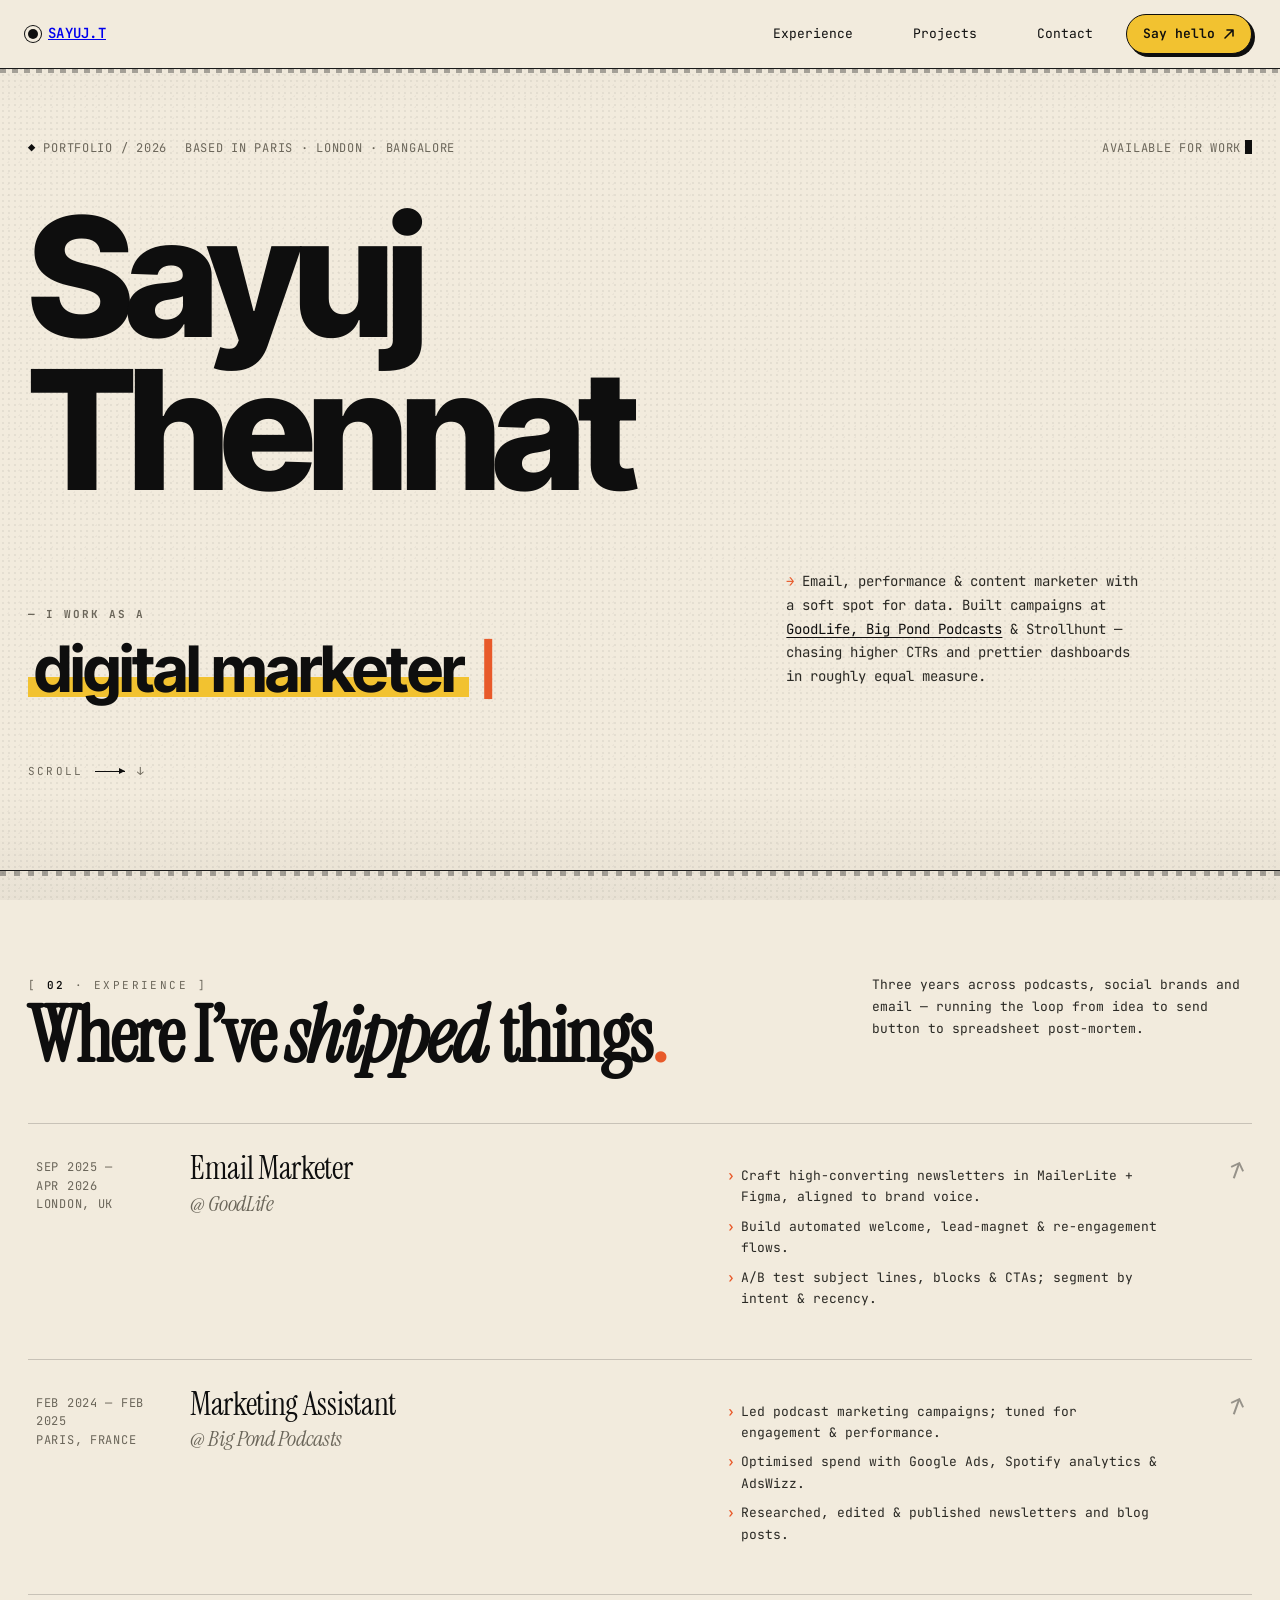
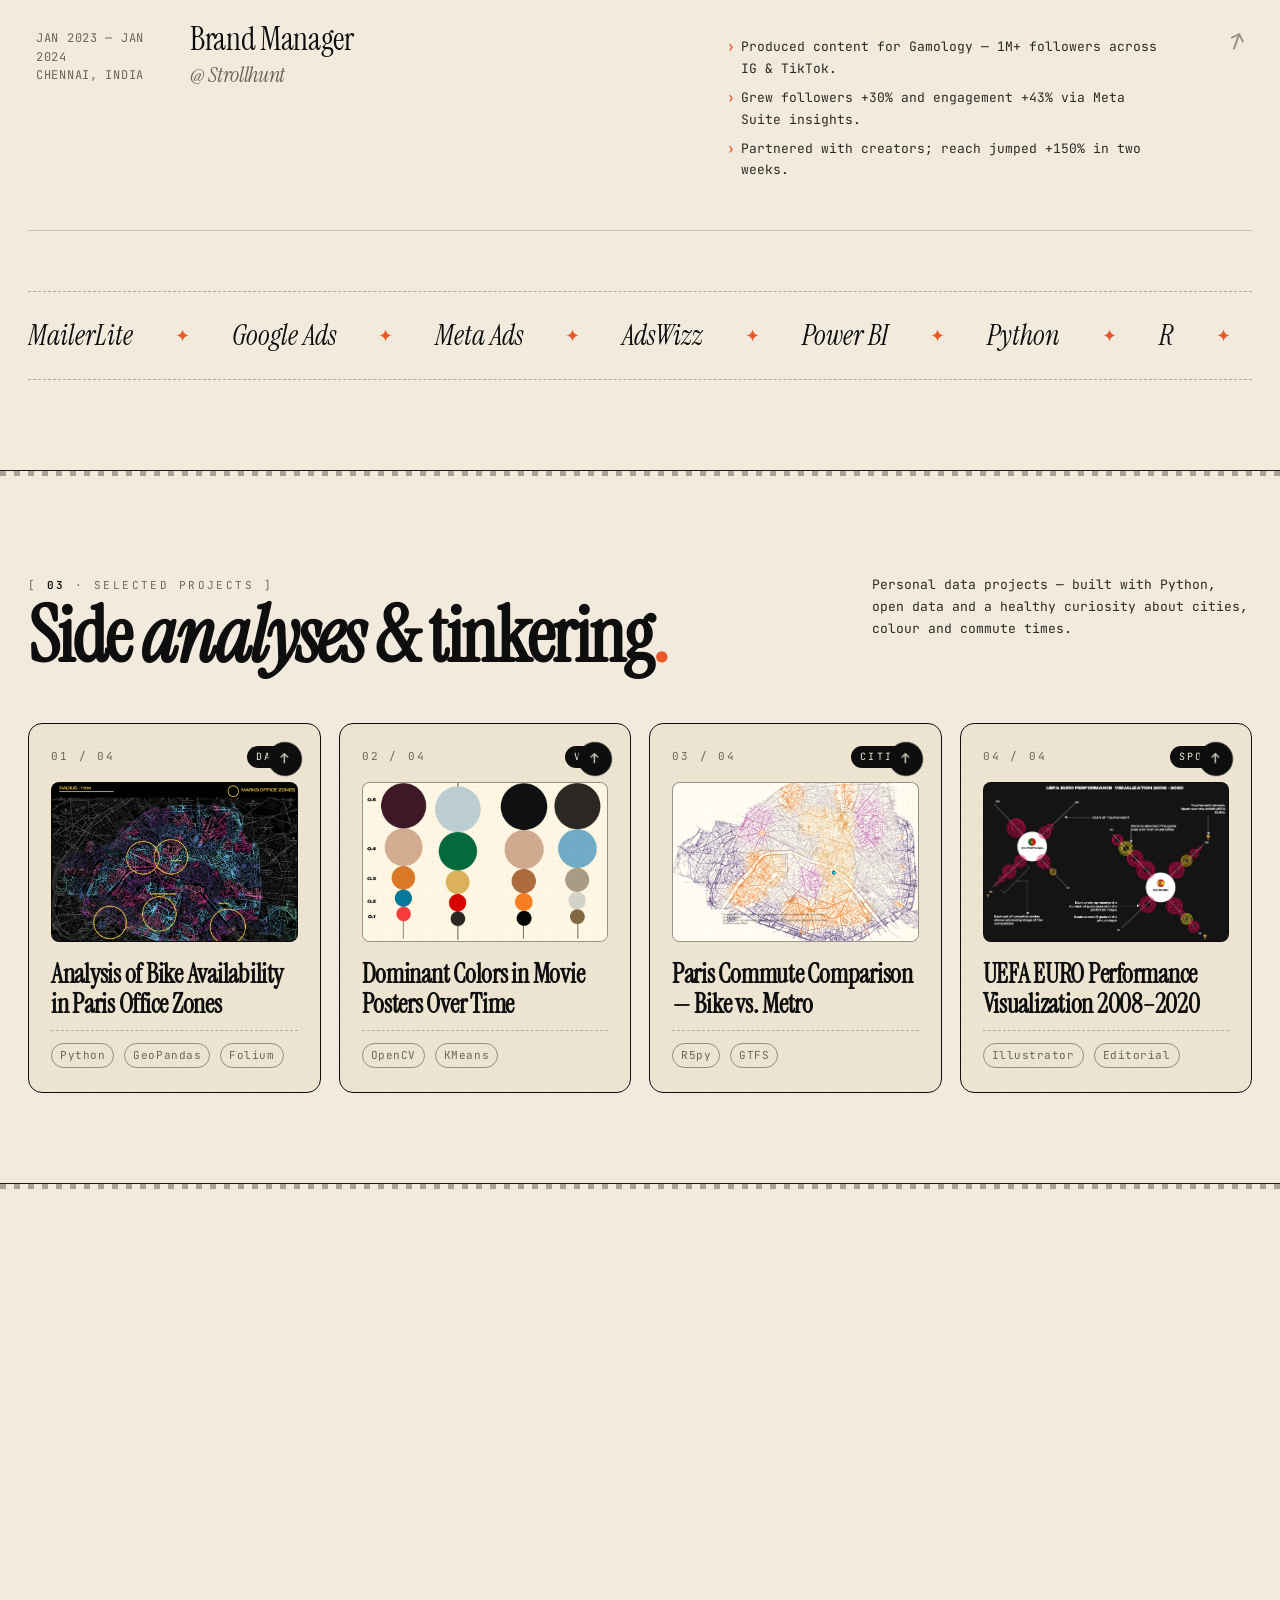
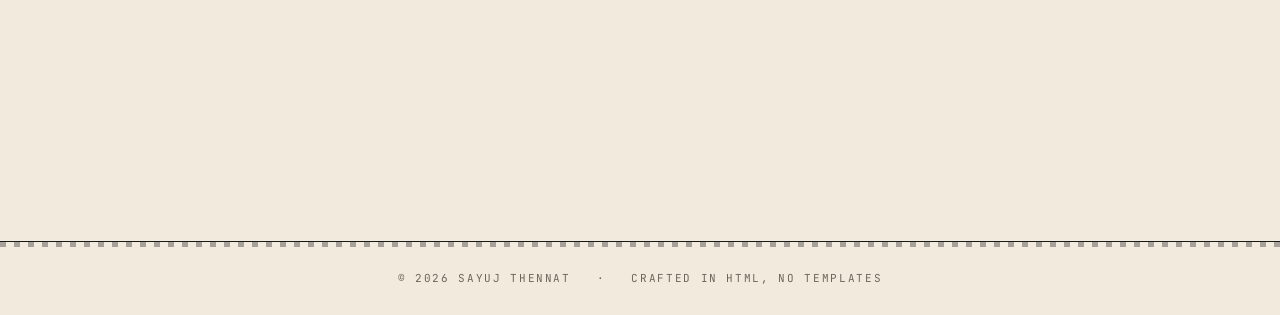
<file: Portfolio.standalone-src.html>
<!doctype html>
<html lang="en">
<head>
<meta charset="utf-8" />
<meta name="viewport" content="width=device-width, initial-scale=1" />
<title>Sayuj Thennat — Portfolio</title>
<template id="__bundler_thumbnail" data-bg-color="#F2EBDD">
  <svg viewBox="0 0 1200 800" xmlns="http://www.w3.org/2000/svg">
    <rect width="1200" height="800" fill="#F2EBDD"/>
    <text x="600" y="430" text-anchor="middle" font-family="Helvetica, Arial, sans-serif" font-weight="900" font-size="280" fill="#0E0E0E" letter-spacing="-12">ST</text>
    <rect x="430" y="500" width="340" height="14" fill="#F2C230"/>
    <text x="600" y="610" text-anchor="middle" font-family="ui-monospace, Menlo, monospace" font-size="34" letter-spacing="8" fill="#0E0E0E">SAYUJ THENNAT</text>
    <text x="600" y="660" text-anchor="middle" font-family="ui-monospace, Menlo, monospace" font-size="20" letter-spacing="6" fill="#6B665A">PORTFOLIO · 2026</text>
  </svg>
</template>
<link rel="preconnect" href="https://fonts.googleapis.com">
<link rel="preconnect" href="https://fonts.gstatic.com" crossorigin>
<link href="https://fonts.googleapis.com/css2?family=JetBrains+Mono:wght@400;500;600;700&family=Instrument+Serif:ital@0;1&family=Inter+Tight:wght@500;700;800;900&display=swap" rel="stylesheet">
<style>
  :root{
    --cream:#F2EBDD;
    --cream-2:#EDE4D2;
    --ink:#0E0E0E;
    --ink-soft:#2A2924;
    --muted:#6B665A;
    --rule:#1a1a1a;
    --accent:#F2C230;     /* yellow */
    --accent-2:#E85A2A;   /* warm orange for hover pop */
    --green:#3F6B3A;
  }
  *{box-sizing:border-box}
  html,body{margin:0;padding:0}
  body{
    background:var(--cream);
    color:var(--ink);
    font-family:'JetBrains Mono', ui-monospace, Menlo, monospace;
    font-size:14px;
    line-height:1.55;
    -webkit-font-smoothing:antialiased;
    overflow-x:hidden;
  }
  .serif{font-family:'Instrument Serif', 'Times New Roman', serif; font-weight:400; letter-spacing:-0.01em;}
  .italic{font-style:italic}

  /* ASCII / dotted noise overlay */
  body::before{
    content:"";
    position:fixed; inset:0;
    pointer-events:none;
    background-image:
      radial-gradient(rgba(14,14,14,0.10) 1px, transparent 1px),
      radial-gradient(rgba(14,14,14,0.05) 1px, transparent 1px);
    background-size: 6px 6px, 11px 11px;
    background-position: 0 0, 3px 3px;
    mix-blend-mode:multiply;
    opacity:.55;
    z-index:1;
  }
  /* Scanline-ish horizontal rule texture in corners */
  .grain{
    position:fixed; inset:0; pointer-events:none; z-index:2;
    background:
      linear-gradient(180deg, rgba(14,14,14,0.04), transparent 12%, transparent 88%, rgba(14,14,14,0.04));
  }

  main, header, footer{position:relative; z-index:3}

  /* ---------- Top bar ---------- */
  header.nav{
    position:sticky; top:0; z-index:50;
    background:var(--cream);
    border-bottom:1px solid var(--rule);
  }
  header.nav::after{
    content:"";
    position:absolute; left:0; right:0; bottom:-5px; height:4px;
    background:repeating-linear-gradient(90deg, var(--rule) 0 6px, transparent 6px 12px);
    opacity:.35;
  }
  .nav-inner{
    max-width:1280px; margin:0 auto;
    padding:14px 28px;
    display:flex; align-items:center; justify-content:space-between;
    gap:20px;
  }
  .brand{
    display:flex; align-items:center; gap:10px;
    font-weight:600; letter-spacing:0.02em;
  }
  .brand .dot{
    width:10px; height:10px; background:var(--ink); border-radius:50%;
    box-shadow:0 0 0 3px var(--cream), 0 0 0 4px var(--ink);
    transition:transform .4s cubic-bezier(.2,.8,.2,1), background .2s;
  }
  .brand:hover .dot{ transform:rotate(180deg) scale(1.15); background:var(--accent-2); }
  .nav-links{display:flex; gap:6px; align-items:center}
  .nav-link{
    position:relative;
    padding:8px 14px;
    color:var(--ink);
    text-decoration:none;
    font-size:13px;
    border:1px solid transparent;
    border-radius:999px;
    transition: all .2s ease;
  }
  .nav-link::before{
    content:"["; opacity:0; margin-right:4px;
    transition:opacity .2s, margin .2s;
  }
  .nav-link::after{
    content:"]"; opacity:0; margin-left:4px;
    transition:opacity .2s, margin .2s;
  }
  .nav-link:hover{ background:var(--ink); color:var(--cream); }
  .nav-link:hover::before, .nav-link:hover::after{ opacity:1; }
  .nav-cta{
    display:inline-flex; align-items:center; gap:8px;
    padding:9px 16px;
    background:var(--accent);
    color:var(--ink);
    border:1.5px solid var(--ink);
    border-radius:999px;
    text-decoration:none;
    font-weight:600;
    font-size:13px;
    box-shadow:3px 3px 0 var(--ink);
    transition:transform .15s ease, box-shadow .15s ease, background .2s;
  }
  .nav-cta:hover{ transform:translate(-2px,-2px); box-shadow:5px 5px 0 var(--ink); background:#FFD24A; }
  .nav-cta:active{ transform:translate(1px,1px); box-shadow:1px 1px 0 var(--ink); }
  .nav-cta svg{ transition: transform .25s ease; }
  .nav-cta:hover svg{ transform: translate(2px,-2px); }

  /* ---------- Hero ---------- */
  .hero{
    max-width:1280px; margin:0 auto;
    padding: 70px 28px 90px;
    position:relative;
  }
  .meta-row{
    display:flex; justify-content:space-between; align-items:flex-end;
    gap:24px; margin-bottom:42px;
    font-size:12px; color:var(--muted); letter-spacing:0.06em; text-transform:uppercase;
  }
  .meta-row .left, .meta-row .right{display:flex; gap:18px; flex-wrap:wrap}
  .meta-row span b{ color:var(--ink); font-weight:600; }
  .blink{ display:inline-block; width:7px; height:14px; background:var(--ink); margin-left:4px; vertical-align:-2px; animation:blink 1s steps(2) infinite; }
  @keyframes blink{ 50%{opacity:0} }

  .hero-name{
    font-family: 'Inter Tight', 'Helvetica Neue', Arial, sans-serif;
    font-weight: 800;
    font-size: clamp(72px, 13vw, 200px);
    line-height: 0.92;
    letter-spacing: -0.05em;
    margin:0;
  }
  .hero-name .word{ display:inline-block; }
  .hero-name .first{ font-style: normal; }
  .hero-name .stamp{
    display:inline-block;
    font-family:'JetBrains Mono', monospace;
    font-size:0.13em;
    font-style:normal;
    letter-spacing:0.1em;
    background:var(--ink);
    color:var(--cream);
    padding:6px 10px 5px;
    border-radius:4px;
    vertical-align: 0.5em;
    margin-left:14px;
    transform: rotate(-3deg);
    transition: transform .3s cubic-bezier(.2,.8,.2,1);
  }
  .hero-name:hover .stamp{ transform: rotate(2deg) scale(1.06); }

  .hero-row2{
    display:grid; grid-template-columns: 1.2fr .8fr;
    gap:60px; margin-top:50px; align-items:end;
  }
  @media (max-width: 860px){ .hero-row2{grid-template-columns:1fr} }

  .roles{
    font-family:'Inter Tight', 'Helvetica Neue', Arial, sans-serif;
    font-weight:700;
    font-size: clamp(34px, 5vw, 64px);
    line-height:1.05;
    letter-spacing:-0.03em;
  }
  .roles .label{
    display:block;
    font-family:'JetBrains Mono', monospace;
    font-size:11px; letter-spacing:0.18em; text-transform:uppercase;
    color:var(--muted);
    margin-bottom:14px;
  }
  .role-rotator{
    display:inline-block; position:relative;
    min-width: 14ch;
    color:var(--ink);
  }
  .role-rotator .role{
    display:inline-block;
    background: linear-gradient(transparent 62%, var(--accent) 62%, var(--accent) 92%, transparent 92%);
    padding: 0 6px;
    font-style:normal;
    font-weight:700;
  }
  .role-cursor{ color:var(--accent-2); font-family:'JetBrains Mono', monospace; font-style:normal; }

  .hero-blurb{
    font-size:14px; color:var(--ink-soft);
    max-width: 360px; line-height:1.7;
  }
  .hero-blurb .arr{ color:var(--accent-2); font-weight:700 }
  .hero-blurb a{ color:var(--ink); text-decoration:underline; text-underline-offset:3px; text-decoration-thickness:1px; }
  .hero-blurb a:hover{ background:var(--accent); }

  .scroll-hint{
    margin-top:60px; display:flex; align-items:center; gap:12px;
    font-size:11px; letter-spacing:0.2em; text-transform:uppercase; color:var(--muted);
  }
  .scroll-hint .arrow{
    display:inline-block; width:30px; height:1px; background:var(--ink);
    position:relative;
  }
  .scroll-hint .arrow::after{
    content:""; position:absolute; right:0; top:-3px;
    border-left:6px solid var(--ink); border-top:3px solid transparent; border-bottom:3px solid transparent;
  }
  .scroll-hint .bouncer{ animation: bounce 1.6s ease-in-out infinite; }
  @keyframes bounce{ 0%,100%{transform:translateY(0)} 50%{transform:translateY(4px)} }

  /* ---------- Section frame ---------- */
  section.block{
    max-width:1280px; margin: 0 auto;
    padding: 90px 28px;
    border-top:1px solid var(--rule);
    position:relative;
  }
  section.block::before{
    /* corner ascii */
    content:""; position:absolute; top:-1px; left:0; right:0; height:6px;
    background: repeating-linear-gradient(90deg, var(--rule) 0 6px, transparent 6px 14px);
    opacity:.35;
  }
  .sec-head{
    display:flex; justify-content:space-between; align-items:baseline;
    gap:24px; margin-bottom:50px; flex-wrap:wrap;
  }
  .sec-tag{
    font-size:11px; letter-spacing:0.22em; text-transform:uppercase; color:var(--muted);
  }
  .sec-tag b{ color:var(--ink); font-weight:600 }
  .sec-title{
    font-family:'Instrument Serif', serif;
    font-size: clamp(40px, 6vw, 84px);
    line-height:0.95;
    letter-spacing:-0.025em;
    margin:6px 0 0;
  }
  .sec-title .em{ font-style:italic; color:var(--ink); }
  .sec-title .acc{ color:var(--accent-2); }
  .sec-sub{
    max-width:380px; font-size:13px; color:var(--ink-soft); line-height:1.7;
  }

  /* ---------- Experience ---------- */
  .exp-list{ display:flex; flex-direction:column; }
  .exp{
    display:grid; grid-template-columns: 130px 1fr 1fr 60px;
    gap:24px;
    padding: 28px 8px;
    border-top:1px solid rgba(14,14,14,0.18);
    align-items:start;
    cursor:pointer;
    position:relative;
    color:inherit;
    text-decoration:none;
    transition: padding-left .35s cubic-bezier(.2,.8,.2,1), background .35s;
  }
  .exp:last-child{ border-bottom:1px solid rgba(14,14,14,0.18); }
  .exp::before{
    content:""; position:absolute; left:0; top:0; bottom:0; width:0;
    background: var(--accent);
    transition: width .4s cubic-bezier(.2,.8,.2,1);
    z-index:-1;
  }
  .exp:hover{ padding-left: 28px; }
  .exp:hover::before{ width:100%; }
  .exp:hover .exp-arrow{ transform: translate(6px,-6px) rotate(0deg); opacity:1; color:var(--ink); }
  .exp-when{ font-size:12px; color:var(--muted); letter-spacing:0.06em; padding-top:6px; }
  .exp-role{
    font-family:'Instrument Serif', serif;
    font-size: 32px; line-height:1.05; letter-spacing:-0.01em;
  }
  .exp-role .at{ color:var(--muted); font-style:italic; font-size:.7em; display:block; margin-top:6px; }
  .exp-bullets{ font-size:13px; line-height:1.65; color:var(--ink-soft); }
  .exp-bullets li{ margin-bottom:8px; list-style:none; padding-left:14px; position:relative; }
  .exp-bullets li::before{
    content:"›"; position:absolute; left:0; color:var(--accent-2); font-weight:700;
  }
  .exp-arrow{
    align-self:start; justify-self:end;
    font-family:'JetBrains Mono', monospace;
    font-size:24px; opacity:.4;
    transform: translate(0,0) rotate(-25deg);
    transition: transform .35s cubic-bezier(.2,.8,.2,1), opacity .25s;
  }
  @media (max-width:860px){
    .exp{grid-template-columns: 1fr; gap:10px}
    .exp-arrow{display:none}
  }

  .skills-strip{
    margin-top:60px; padding:22px 0;
    border-top:1px dashed rgba(14,14,14,.3);
    border-bottom:1px dashed rgba(14,14,14,.3);
    overflow:hidden; position:relative;
  }
  .skills-track{
    display:flex; gap:42px;
    animation: marquee 40s linear infinite;
    white-space:nowrap;
    font-family:'Instrument Serif', serif;
    font-size:28px; font-style:italic;
    color:var(--ink);
  }
  .skills-track span{ display:inline-flex; align-items:center; gap:42px; }
  .skills-track .sep{ color:var(--accent-2); font-style:normal; font-family:'JetBrains Mono',monospace; font-size:18px; }
  @keyframes marquee{ 0%{transform:translateX(0)} 100%{transform:translateX(-50%)} }
  .skills-strip:hover .skills-track{ animation-play-state:paused }

  /* ---------- Projects ---------- */
  .proj-grid{
    display:grid; grid-template-columns:repeat(4, 1fr); gap:18px;
  }
  @media (max-width:1180px){ .proj-grid{grid-template-columns:repeat(2, 1fr); gap:22px} }
  @media (max-width:680px){ .proj-grid{grid-template-columns:1fr} }
  .proj{
    position:relative;
    display:block;
    background:var(--cream-2);
    border:1.5px solid var(--ink);
    border-radius:14px;
    padding:22px 22px 24px;
    color:inherit; text-decoration:none;
    overflow:hidden;
    transition: transform .3s cubic-bezier(.2,.8,.2,1), box-shadow .3s, background .3s;
    min-height:360px;
    display:flex; flex-direction:column;
  }
  .proj::after{
    content:""; position:absolute; inset:0; pointer-events:none;
    background:
      radial-gradient(rgba(14,14,14,0.08) 1px, transparent 1px) 0 0/5px 5px;
    opacity:.3; transition:opacity .3s;
  }
  .proj:hover{ transform: translate(-3px,-5px); box-shadow: 8px 10px 0 var(--ink); background:var(--cream); }
  .proj:hover::after{ opacity:.5; }
  .proj-num{
    font-size:11px; letter-spacing:0.2em; color:var(--muted);
    display:flex; justify-content:space-between; align-items:center;
  }
  .proj-num .pill{
    background:var(--ink); color:var(--cream);
    padding:3px 9px; border-radius:999px; font-size:10px;
  }
  .proj-art{
    flex:0 0 auto;
    height:160px; margin:14px 0 18px;
    border-radius:8px;
    border:1px solid rgba(14,14,14,.4);
    overflow:hidden; position:relative;
    background:var(--cream);
  }
  .proj-art img{
    width:100%; height:100%; object-fit:cover;
    display:block; transition: transform .6s cubic-bezier(.2,.8,.2,1), filter .4s;
    filter:saturate(.95);
  }
  .proj:hover .proj-art img{ transform:scale(1.06); filter:saturate(1.1); }
  .proj-art.dark{ background:#0E0E0E; }
  .proj-title{
    font-family:'Instrument Serif', serif;
    font-size:26px; line-height:1.15; letter-spacing:-0.01em;
    margin:0 0 10px;
  }
  .proj-meta{
    font-size:11px; color:var(--muted); letter-spacing:0.05em;
    display:flex; gap:10px; flex-wrap:wrap;
    margin-top:auto; padding-top:12px;
    border-top:1px dashed rgba(14,14,14,.25);
  }
  .proj-meta .tag{
    padding:3px 8px; border:1px solid rgba(14,14,14,.4); border-radius:999px;
    transition: background .2s, color .2s;
  }
  .proj:hover .proj-meta .tag{ background:var(--ink); color:var(--cream); border-color:var(--ink); }
  .proj-go{
    position:absolute; top:18px; right:18px;
    width:34px; height:34px; border-radius:50%;
    background:var(--ink); color:var(--cream);
    display:flex; align-items:center; justify-content:center;
    font-size:14px;
    transform: rotate(-45deg);
    transition: transform .35s cubic-bezier(.2,.8,.2,1), background .25s;
    z-index:3;
  }
  .proj:hover .proj-go{ transform: rotate(0deg); background:var(--accent-2); }

  /* Project art per index */
  .art-bike{
    background:
      radial-gradient(circle at 25% 60%, var(--accent) 0 18%, transparent 19%),
      radial-gradient(circle at 75% 60%, var(--accent) 0 18%, transparent 19%),
      linear-gradient(180deg, #F2EBDD, #EDE4D2);
  }
  .art-bike::before{
    content:""; position:absolute; inset:0;
    background:
      linear-gradient(45deg, transparent 48%, var(--ink) 49% 51%, transparent 52%) 25% 50% / 60% 4px no-repeat,
      linear-gradient(135deg, transparent 48%, var(--ink) 49% 51%, transparent 52%) 50% 30% / 22% 4px no-repeat;
    opacity:.7;
  }
  .art-color{
    background:
      linear-gradient(90deg,
        #2a2a4a 0 20%,
        #b85c3c 20% 38%,
        #d4a443 38% 56%,
        #3a6b4a 56% 74%,
        #6a4a8a 74% 90%,
        #1a1a1a 90% 100%);
    position:relative;
  }
  .art-color::before{
    content:""; position:absolute; inset:0;
    background: repeating-linear-gradient(0deg, rgba(255,255,255,.06) 0 2px, transparent 2px 5px);
  }
  .art-color::after{
    content:"1980 → 2024"; position:absolute; bottom:6px; left:8px;
    font-family:'JetBrains Mono',monospace; font-size:10px;
    color:rgba(255,255,255,.85); letter-spacing:0.15em;
  }
  .art-commute{
    background:
      linear-gradient(180deg, #F2EBDD 0%, #EDE4D2 100%);
    position:relative; overflow:hidden;
  }
  .art-commute::before{
    /* metro line + bike line */
    content:"";
    position:absolute; inset:0;
    background:
      linear-gradient(180deg, transparent 38%, var(--accent-2) 38% 40%, transparent 40%) 0 0/100% 100% no-repeat,
      linear-gradient(180deg, transparent 62%, var(--ink) 62% 63%, transparent 63%) 0 0/100% 100% no-repeat;
  }
  .art-commute::after{
    content:"🚲  vs  Ⓜ"; position:absolute; inset:0;
    display:flex; align-items:center; justify-content:center;
    font-size:34px; letter-spacing:0.4em;
    filter: grayscale(1);
    opacity:.55;
  }

  /* ---------- Contact ---------- */
  .contact-wrap{
    display:grid; grid-template-columns:1.2fr .8fr; gap:60px; align-items:center;
  }
  @media (max-width:860px){ .contact-wrap{grid-template-columns:1fr} }
  .contact-big{
    font-family:'Instrument Serif', serif;
    font-size: clamp(48px, 7vw, 110px);
    line-height:0.95; letter-spacing:-0.03em;
  }
  .contact-big .em{ font-style:italic; color:var(--accent-2); }
  .email-card{
    border:1.5px solid var(--ink);
    border-radius:14px;
    padding:24px;
    background:var(--cream-2);
    position:relative;
    transition: transform .25s, box-shadow .25s, background .25s;
  }
  .email-card:hover{ transform:translate(-2px,-3px); box-shadow:6px 8px 0 var(--ink); background:var(--cream); }
  .email-row{
    display:flex; align-items:center; justify-content:space-between;
    gap:16px; flex-wrap:wrap;
  }
  .email-link{
    font-family:'Instrument Serif', serif;
    font-size:26px; color:var(--ink); text-decoration:none; letter-spacing:-0.01em;
    white-space:nowrap;
  }
  @media (max-width:520px){ .email-link{ font-size:22px; white-space:normal; word-break:break-word; } }
  .email-link:hover{ background:var(--accent); }
  .copy-btn{
    border:1.5px solid var(--ink);
    background:var(--accent);
    border-radius:999px;
    padding:8px 14px;
    font-family:'JetBrains Mono', monospace;
    font-size:11px; font-weight:600;
    cursor:pointer;
    box-shadow:2px 2px 0 var(--ink);
    transition:all .15s ease;
    flex-shrink:0;
  }
  .copy-btn:hover{ transform:translate(-1px,-1px); box-shadow:3px 3px 0 var(--ink); background:#FFD24A; }
  .copy-btn:active{ transform:translate(1px,1px); box-shadow:0 0 0 var(--ink); }
  .copy-btn.copied{ background:var(--green); color:var(--cream); }
  .availability{
    margin-top:16px; padding-top:16px;
    border-top:1px dashed rgba(14,14,14,.3);
    font-size:12px; color:var(--ink-soft);
    display:flex; align-items:center; gap:10px;
  }
  .availability .pulse{
    width:10px; height:10px; border-radius:50%; background:var(--green);
    box-shadow:0 0 0 0 rgba(63,107,58,.5);
    animation: pulse 1.8s ease-out infinite;
  }
  @keyframes pulse{
    0%{box-shadow:0 0 0 0 rgba(63,107,58,.55)}
    100%{box-shadow:0 0 0 12px rgba(63,107,58,0)}
  }

  /* ---------- Footer ---------- */
  footer{
    border-top:1px solid var(--rule);
    padding:28px;
    margin-top:60px;
    text-align:center;
    font-size:11px; color:var(--muted); letter-spacing:0.15em; text-transform:uppercase;
    position:relative;
  }
  footer::before{
    content:""; position:absolute; left:0; right:0; top:-1px; height:6px;
    background: repeating-linear-gradient(90deg, var(--rule) 0 6px, transparent 6px 14px);
    opacity:.35;
  }

  /* Reveal on view */
  .reveal{ opacity:0; transform: translateY(18px); transition: opacity .8s ease, transform .8s cubic-bezier(.2,.8,.2,1); }
  .reveal.in{ opacity:1; transform:none; }

  /* Selection */
  ::selection{ background:var(--accent); color:var(--ink); }

  /* Cursor follower (subtle) */
  .cursor-dot{
    position:fixed; pointer-events:none; z-index:60;
    width:12px; height:12px; border-radius:50%;
    background: var(--accent-2);
    mix-blend-mode: multiply;
    transform: translate(-50%,-50%) scale(.8);
    transition: transform .15s ease, opacity .25s;
    opacity:0;
  }
</style>
</head>
<body>
<div class="grain"></div>
<div class="cursor-dot" id="cursorDot"></div>

<header class="nav">
  <div class="nav-inner">
    <a class="brand" href="#top"><span class="dot"></span> SAYUJ.T</a>
    <nav class="nav-links">
      <a class="nav-link" href="#work">Experience</a>
      <a class="nav-link" href="#projects">Projects</a>
      <a class="nav-link" href="#contact">Contact</a>
      <a class="nav-cta" href="mailto:sayujrt@gmail.com">
        Say hello
        <svg width="12" height="12" viewBox="0 0 12 12" fill="none"><path d="M2 10L10 2M10 2H4M10 2V8" stroke="currentColor" stroke-width="1.6" stroke-linecap="round" stroke-linejoin="round"/></svg>
      </a>
    </nav>
  </div>
</header>

<main id="top">
  <!-- HERO -->
  <section class="hero">
    <div class="meta-row">
      <div class="left">
        <span><b>◆</b> PORTFOLIO / 2026</span>
        <span>BASED IN PARIS · LONDON · BANGALORE</span>
      </div>
      <div class="right">
        <span>AVAILABLE FOR WORK<span class="blink"></span></span>
      </div>
    </div>

    <h1 class="hero-name">
      <span class="word first">Sayuj</span><br/>
      <span class="word">Thennat</span>
    </h1>

    <div class="hero-row2">
      <div class="roles">
        <span class="label">— I work as a</span>
        <span class="role-rotator">
          <span id="role" class="role">digital marketer</span><span class="role-cursor">|</span>
        </span>
      </div>
      <p class="hero-blurb">
        <span class="arr">→</span> Email, performance &amp; content marketer with a soft spot for data.
        Built campaigns at <a href="#work">GoodLife, Big Pond Podcasts</a> &amp; Strollhunt — chasing
        higher CTRs and prettier dashboards in roughly equal measure.
      </p>
    </div>

    <div class="scroll-hint">
      <span>SCROLL</span>
      <span class="arrow"></span>
      <span class="bouncer">↓</span>
    </div>
  </section>

  <!-- EXPERIENCE -->
  <section class="block" id="work">
    <div class="sec-head">
      <div>
        <div class="sec-tag">[ <b>02</b> · EXPERIENCE ]</div>
        <h2 class="sec-title">Where I’ve <span class="em">shipped</span> things<span class="acc">.</span></h2>
      </div>
      <p class="sec-sub">Three years across podcasts, social brands and email — running the loop from idea to send button to spreadsheet post-mortem.</p>
    </div>

    <div class="exp-list">

      <a class="exp" href="#" onclick="return false">
        <div class="exp-when">SEP 2025 —<br/>APR 2026<br/>LONDON, UK</div>
        <div class="exp-role">Email Marketer<span class="at">@ GoodLife</span></div>
        <ul class="exp-bullets">
          <li>Craft high-converting newsletters in MailerLite + Figma, aligned to brand voice.</li>
          <li>Build automated welcome, lead-magnet &amp; re-engagement flows.</li>
          <li>A/B test subject lines, blocks &amp; CTAs; segment by intent &amp; recency.</li>
        </ul>
        <div class="exp-arrow">↗</div>
      </a>

      <a class="exp" href="#" onclick="return false">
        <div class="exp-when">FEB 2024 — FEB 2025<br/>PARIS, FRANCE</div>
        <div class="exp-role">Marketing Assistant<span class="at">@ Big Pond Podcasts</span></div>
        <ul class="exp-bullets">
          <li>Led podcast marketing campaigns; tuned for engagement &amp; performance.</li>
          <li>Optimised spend with Google Ads, Spotify analytics &amp; AdsWizz.</li>
          <li>Researched, edited &amp; published newsletters and blog posts.</li>
        </ul>
        <div class="exp-arrow">↗</div>
      </a>

      <a class="exp" href="#" onclick="return false">
        <div class="exp-when">JAN 2023 — JAN 2024<br/>CHENNAI, INDIA</div>
        <div class="exp-role">Brand Manager<span class="at">@ Strollhunt</span></div>
        <ul class="exp-bullets">
          <li>Produced content for Gamology — 1M+ followers across IG &amp; TikTok.</li>
          <li>Grew followers +30% and engagement +43% via Meta Suite insights.</li>
          <li>Partnered with creators; reach jumped +150% in two weeks.</li>
        </ul>
        <div class="exp-arrow">↗</div>
      </a>

    </div>

    <div class="skills-strip" aria-hidden="true">
      <div class="skills-track">
        <span>
          MailerLite <span class="sep">✦</span> Google Ads <span class="sep">✦</span> Meta Ads <span class="sep">✦</span> AdsWizz <span class="sep">✦</span> Power BI <span class="sep">✦</span> Python <span class="sep">✦</span> R <span class="sep">✦</span> SPSS <span class="sep">✦</span> Qualtrics <span class="sep">✦</span> Atlas TI <span class="sep">✦</span> Figma <span class="sep">✦</span> Photoshop <span class="sep">✦</span> Illustrator <span class="sep">✦</span> InDesign <span class="sep">✦</span> DaVinci Resolve <span class="sep">✦</span>
        </span>
        <span>
          MailerLite <span class="sep">✦</span> Google Ads <span class="sep">✦</span> Meta Ads <span class="sep">✦</span> AdsWizz <span class="sep">✦</span> Power BI <span class="sep">✦</span> Python <span class="sep">✦</span> R <span class="sep">✦</span> SPSS <span class="sep">✦</span> Qualtrics <span class="sep">✦</span> Atlas TI <span class="sep">✦</span> Figma <span class="sep">✦</span> Photoshop <span class="sep">✦</span> Illustrator <span class="sep">✦</span> InDesign <span class="sep">✦</span> DaVinci Resolve <span class="sep">✦</span>
        </span>
      </div>
    </div>
  </section>

  <!-- PROJECTS -->
  <section class="block" id="projects">
    <div class="sec-head">
      <div>
        <div class="sec-tag">[ <b>03</b> · SELECTED PROJECTS ]</div>
        <h2 class="sec-title">Side <span class="em">analyses</span> &amp; tinkering<span class="acc">.</span></h2>
      </div>
      <p class="sec-sub">Personal data projects — built with Python, open data and a healthy curiosity about cities, colour and commute times.</p>
    </div>

    <div class="proj-grid">

      <a class="proj" href="projects/bike-availability.html">
        <div class="proj-num"><span>01 / 04</span><span class="pill">DATA</span></div>
        <div class="proj-art dark"><img src="assets/image8.png" alt="Vélib bike availability map of Paris" loading="lazy"></div>
        <h3 class="proj-title">Analysis of Bike Availability in Paris Office Zones</h3>
        <div class="proj-meta">
          <span class="tag">Python</span><span class="tag">GeoPandas</span><span class="tag">Folium</span>
        </div>
        <div class="proj-go" aria-hidden="true">↗</div>
      </a>

      <a class="proj" href="projects/dominant-colors.html">
        <div class="proj-num"><span>02 / 04</span><span class="pill">VIZ</span></div>
        <div class="proj-art"><img src="assets/image3.jpeg" alt="Dominant colors in movie posters across eras" loading="lazy"></div>
        <h3 class="proj-title">Dominant Colors in Movie Posters Over Time</h3>
        <div class="proj-meta">
          <span class="tag">OpenCV</span><span class="tag">KMeans</span>
        </div>
        <div class="proj-go" aria-hidden="true">↗</div>
      </a>

      <a class="proj" href="projects/paris-commute.html">
        <div class="proj-num"><span>03 / 04</span><span class="pill">CITIES</span></div>
        <div class="proj-art"><img src="assets/image1.jpeg" alt="Paris commute comparison map" loading="lazy"></div>
        <h3 class="proj-title">Paris Commute Comparison — Bike vs. Metro</h3>
        <div class="proj-meta">
          <span class="tag">R5py</span><span class="tag">GTFS</span>
        </div>
        <div class="proj-go" aria-hidden="true">↗</div>
      </a>

      <a class="proj" href="projects/uefa-euro.html">
        <div class="proj-num"><span>04 / 04</span><span class="pill">SPORT</span></div>
        <div class="proj-art dark"><img src="assets/image9.jpeg" alt="UEFA EURO performance visualization" loading="lazy"></div>
        <h3 class="proj-title">UEFA EURO Performance Visualization 2008–2020</h3>
        <div class="proj-meta">
          <span class="tag">Illustrator</span><span class="tag">Editorial</span>
        </div>
        <div class="proj-go" aria-hidden="true">↗</div>
      </a>

    </div>
  </section>

  <!-- CONTACT -->
  <section class="block" id="contact">
    <div class="sec-head">
      <div>
        <div class="sec-tag">[ <b>04</b> · CONTACT ]</div>
        <h2 class="sec-title">Let’s <span class="em">make</span> something<span class="acc">.</span></h2>
      </div>
      <p class="sec-sub">Open to email, performance &amp; content marketing roles, freelance briefs and the occasional weird data project.</p>
    </div>

    <div class="contact-wrap">
      <div class="contact-big">
        Got a brief, a <span class="em">campaign</span>,<br/>
        or a spreadsheet to <span class="em">decode</span>?
      </div>
      <div class="email-card">
        <div class="sec-tag" style="margin-bottom:14px">— EMAIL ME</div>
        <div class="email-row">
          <a class="email-link" href="mailto:sayujrt@gmail.com">sayujrt@gmail.com</a>
          <button class="copy-btn" id="copyBtn" type="button">COPY</button>
        </div>
        <div class="availability">
          <span class="pulse"></span>
          Currently replying within 24 hours
        </div>
      </div>
    </div>
  </section>
</main>

<footer>
  © 2026 SAYUJ THENNAT &nbsp; · &nbsp; CRAFTED IN HTML, NO TEMPLATES
</footer>

<script>
  // Rotating roles
  const roles = ["digital marketer","data analyst","content marketer","performance marketer","email marketer"];
  const roleEl = document.getElementById('role');
  let i = 0, j = 0, deleting = false;
  function tick(){
    const cur = roles[i];
    roleEl.textContent = cur.slice(0, j);
    if(!deleting){
      if(j < cur.length){ j++; setTimeout(tick, 55 + Math.random()*40); }
      else { deleting = true; setTimeout(tick, 1400); }
    } else {
      if(j > 0){ j--; setTimeout(tick, 25); }
      else { deleting = false; i = (i+1) % roles.length; setTimeout(tick, 250); }
    }
  }
  tick();

  // Reveal on scroll
  const io = new IntersectionObserver((entries)=>{
    entries.forEach(e=>{ if(e.isIntersecting){ e.target.classList.add('in'); io.unobserve(e.target);} });
  },{threshold:0.12});
  document.querySelectorAll('.exp, .proj, .sec-head, .hero-row2, .contact-wrap, .skills-strip').forEach(el=>{
    el.classList.add('reveal'); io.observe(el);
  });

  // Copy email
  const copyBtn = document.getElementById('copyBtn');
  copyBtn.addEventListener('click', async ()=>{
    try{
      await navigator.clipboard.writeText('sayujrt@gmail.com');
      copyBtn.classList.add('copied');
      copyBtn.textContent = 'COPIED ✓';
      setTimeout(()=>{ copyBtn.classList.remove('copied'); copyBtn.textContent='COPY'; }, 1800);
    }catch(e){
      copyBtn.textContent = 'OOPS';
    }
  });

  // Cursor dot follower (only on fine pointers)
  if(matchMedia('(pointer:fine)').matches){
    const dot = document.getElementById('cursorDot');
    let tx=0,ty=0,cx=0,cy=0,visible=false;
    window.addEventListener('mousemove', e=>{
      tx=e.clientX; ty=e.clientY;
      if(!visible){ visible=true; dot.style.opacity='.85'; }
    });
    function loop(){
      cx += (tx-cx)*.18; cy += (ty-cy)*.18;
      dot.style.left = cx+'px'; dot.style.top = cy+'px';
      requestAnimationFrame(loop);
    }
    loop();
    // grow over interactive elements
    document.querySelectorAll('a, button, .exp').forEach(el=>{
      el.addEventListener('mouseenter', ()=>{ dot.style.transform='translate(-50%,-50%) scale(2.6)'; dot.style.opacity='.45'; });
      el.addEventListener('mouseleave', ()=>{ dot.style.transform='translate(-50%,-50%) scale(.8)'; dot.style.opacity='.85'; });
    });
  }

  // Smooth scroll for in-page links
  document.querySelectorAll('a[href^="#"]').forEach(a=>{
    a.addEventListener('click', e=>{
      const id = a.getAttribute('href');
      if(id.length>1){
        const t = document.querySelector(id);
        if(t){ e.preventDefault(); t.scrollIntoView({behavior:'smooth', block:'start'}); }
      }
    });
  });
</script>
</body>
</html>
</file>
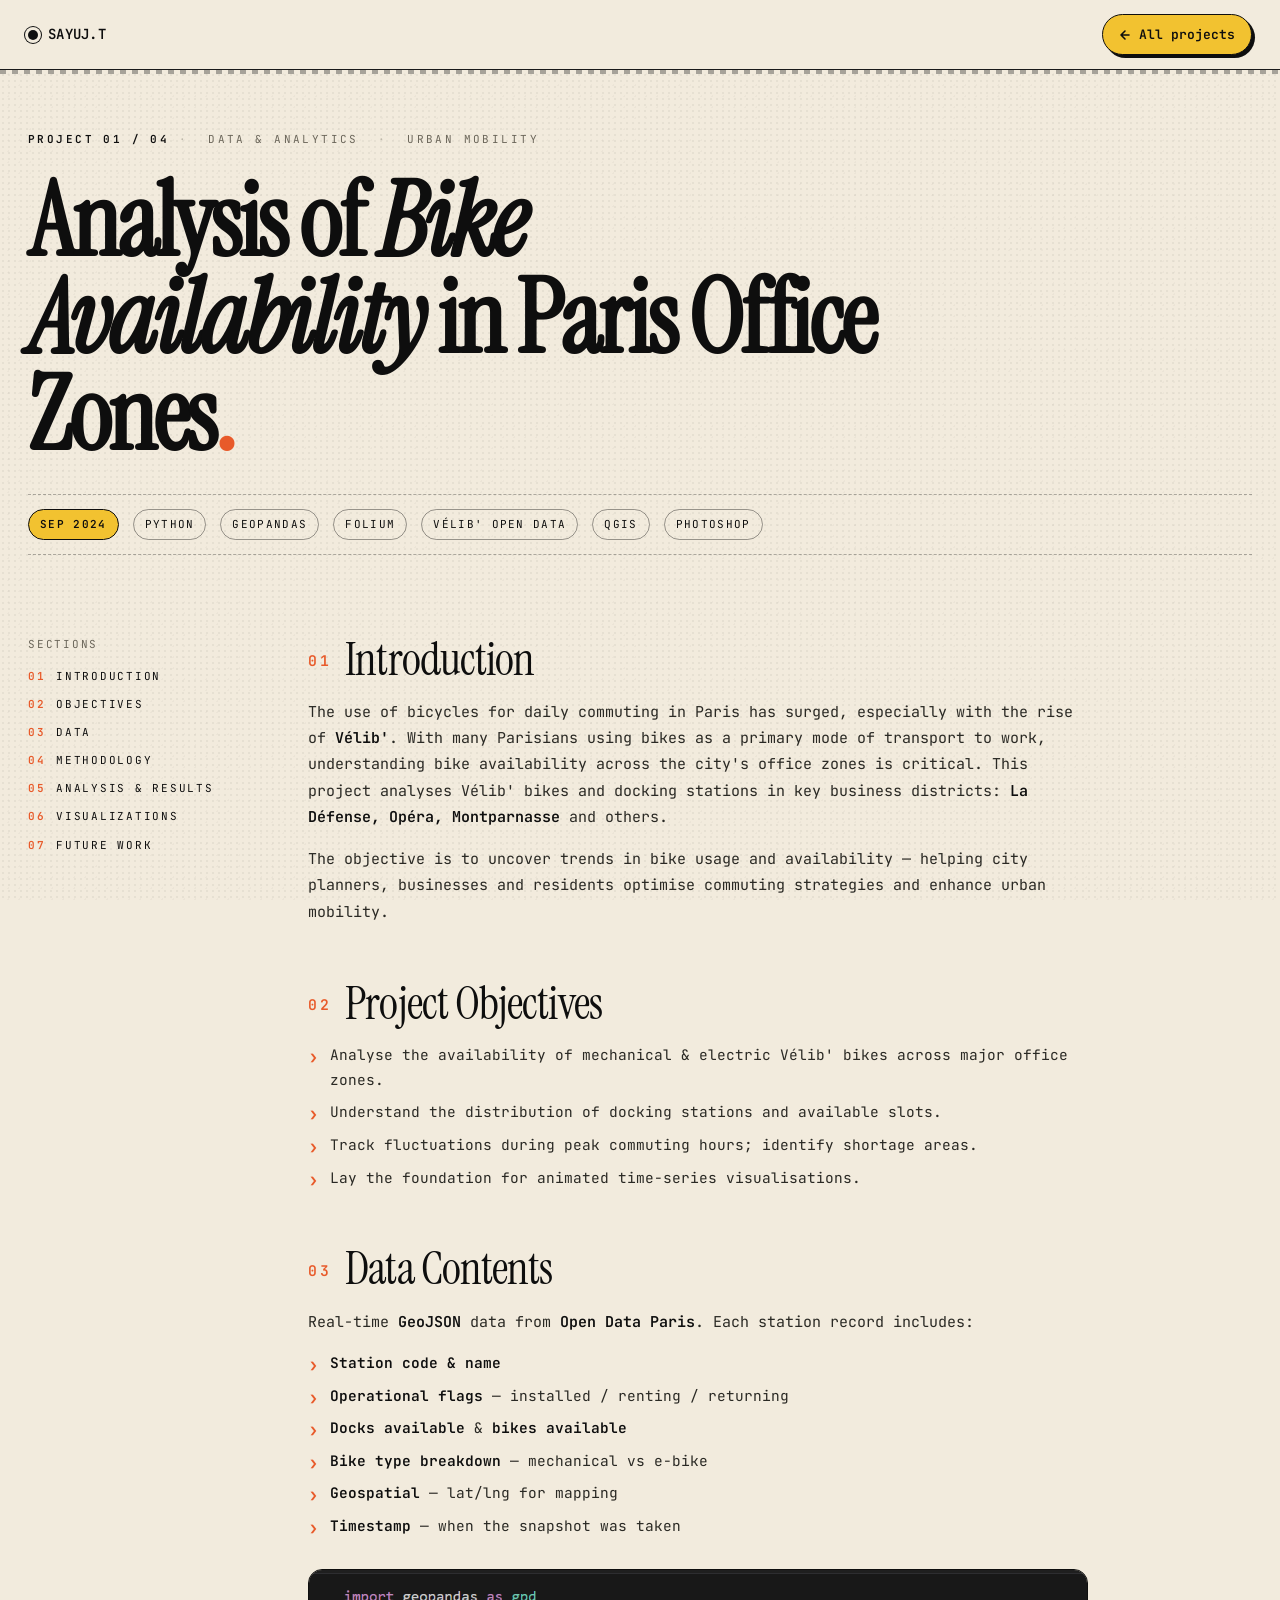
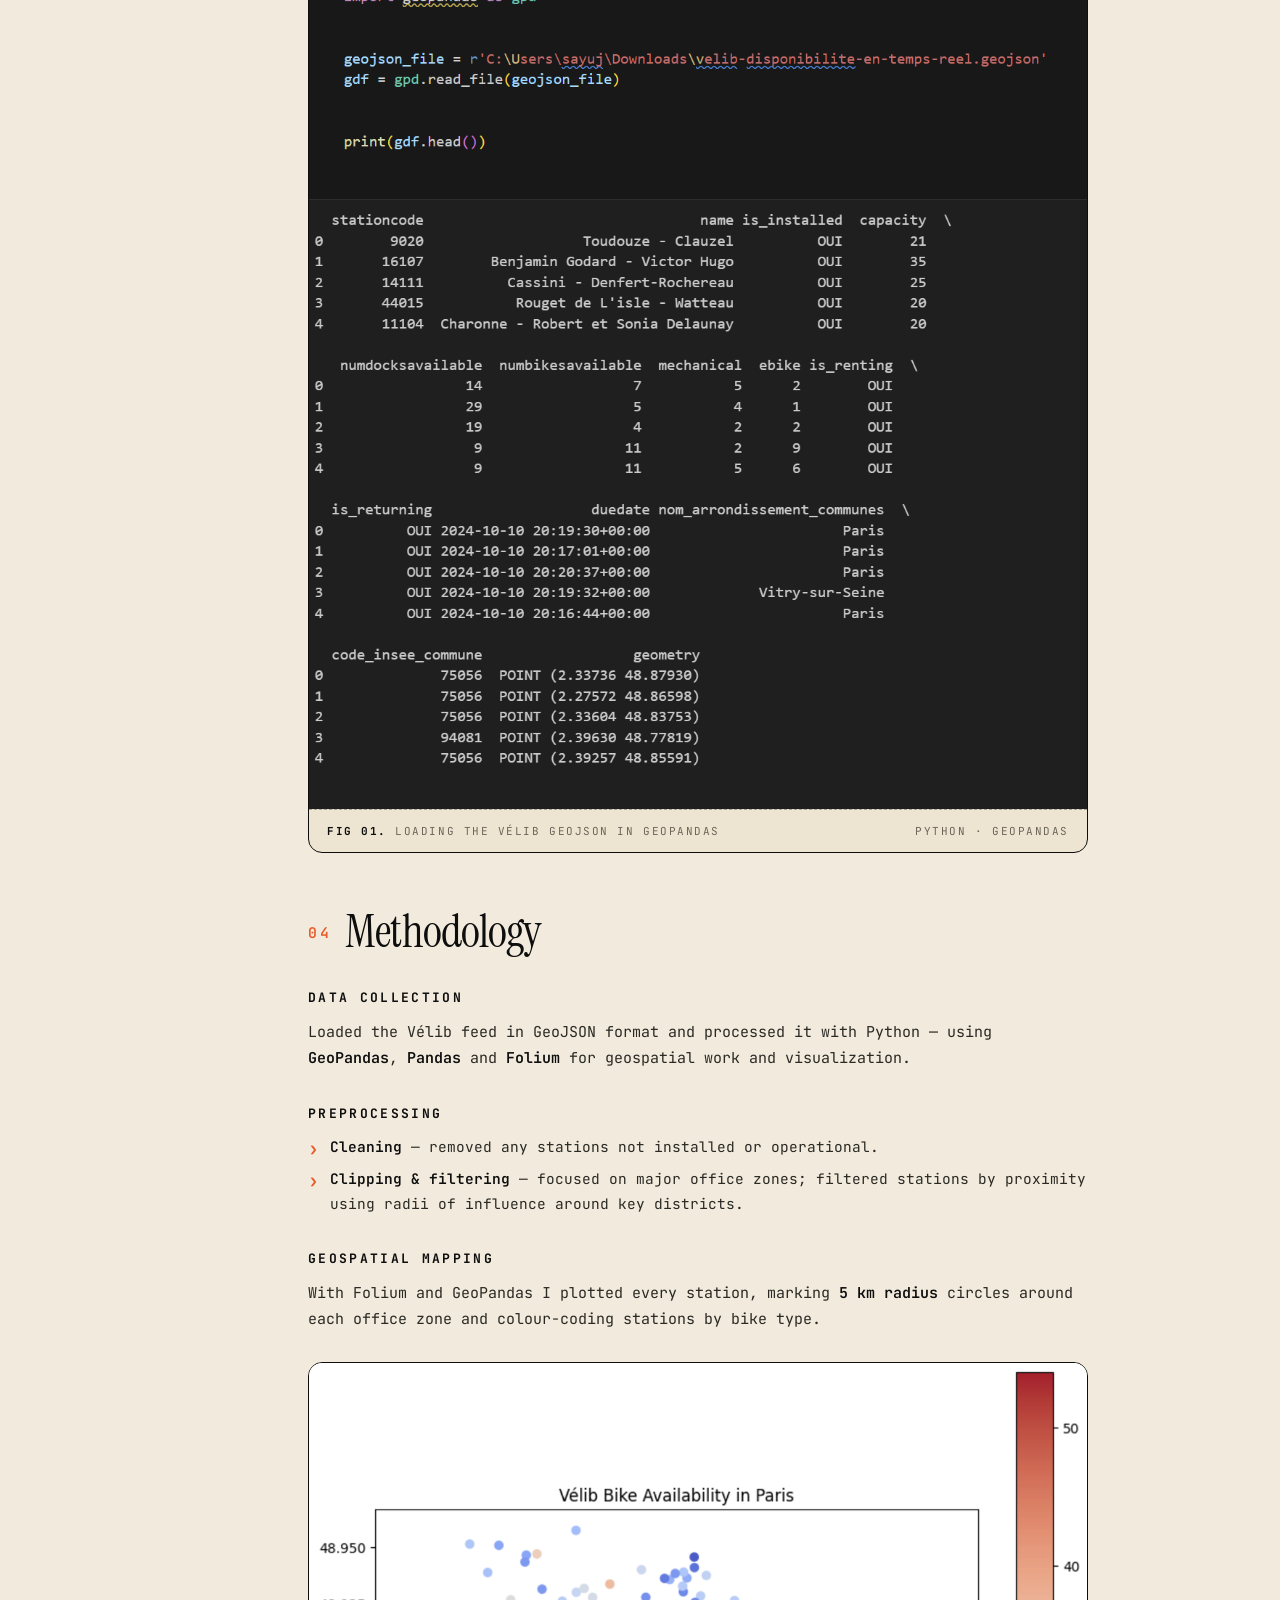
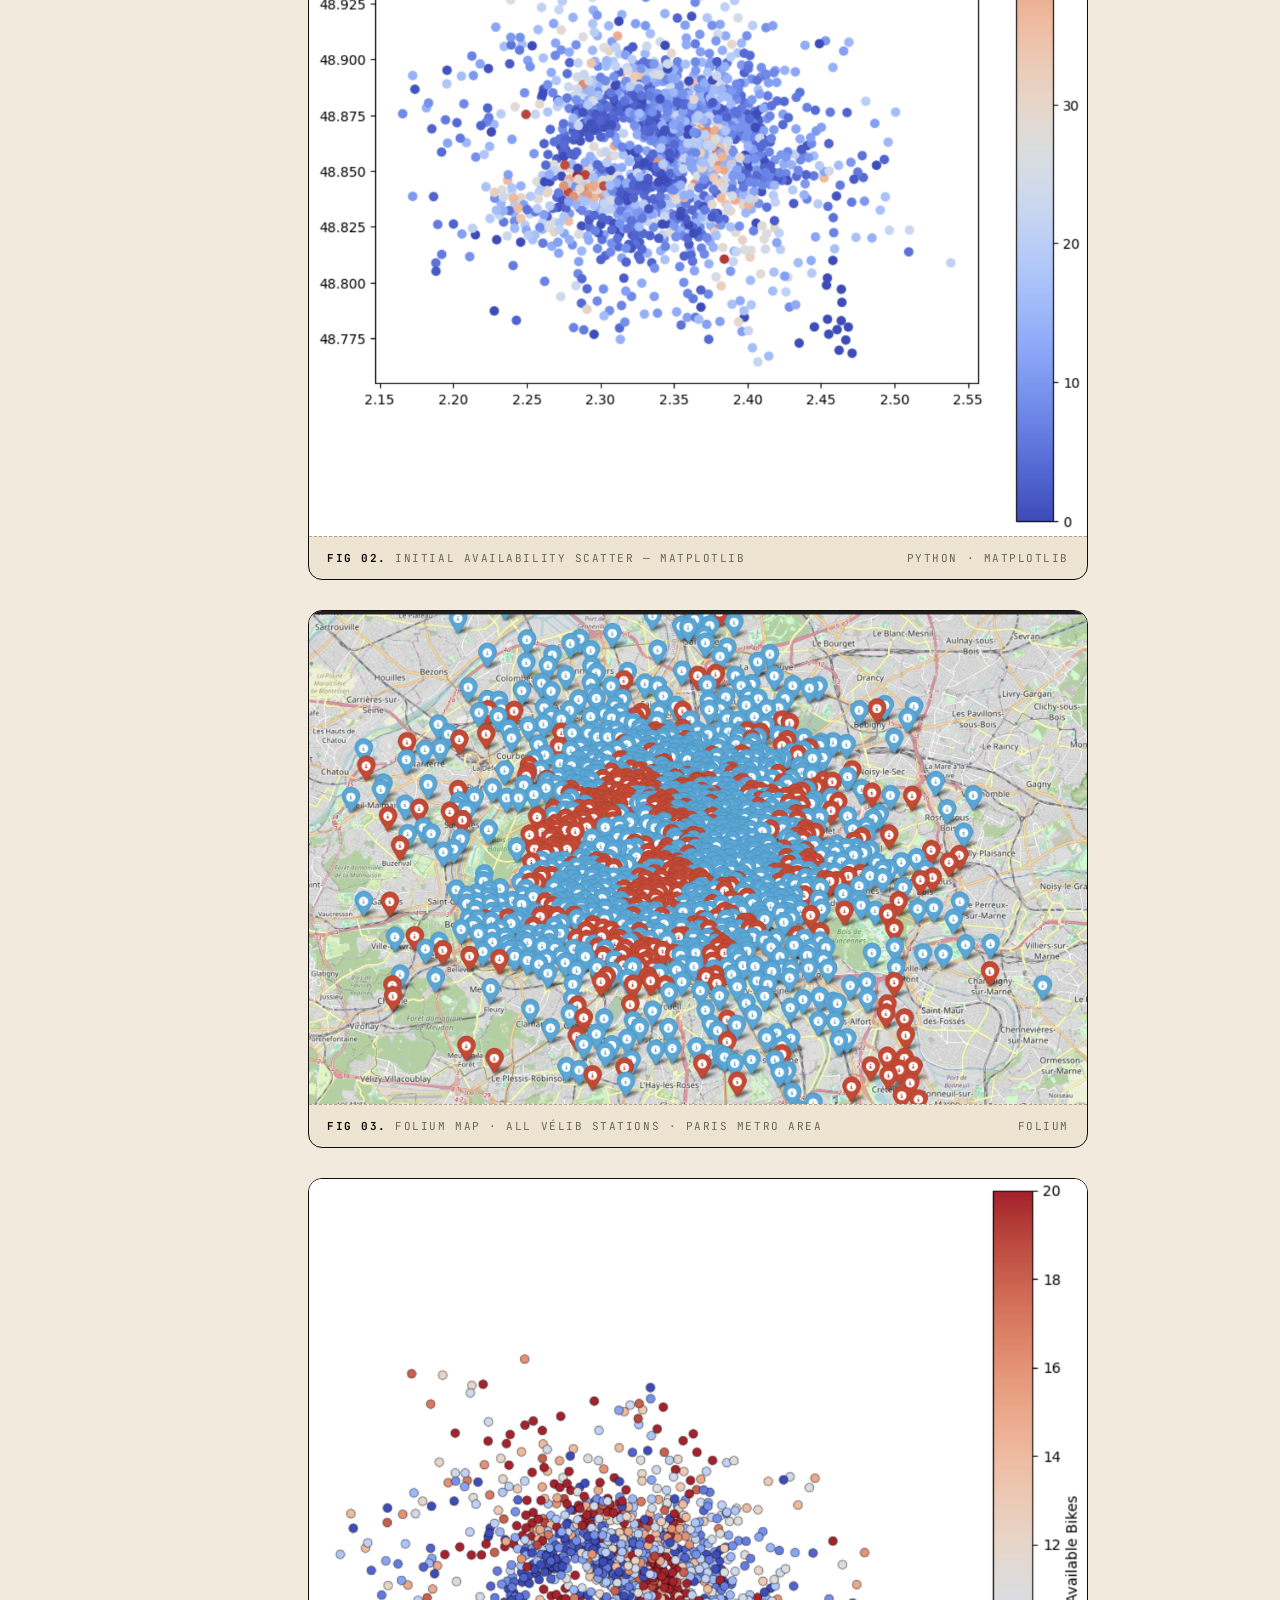
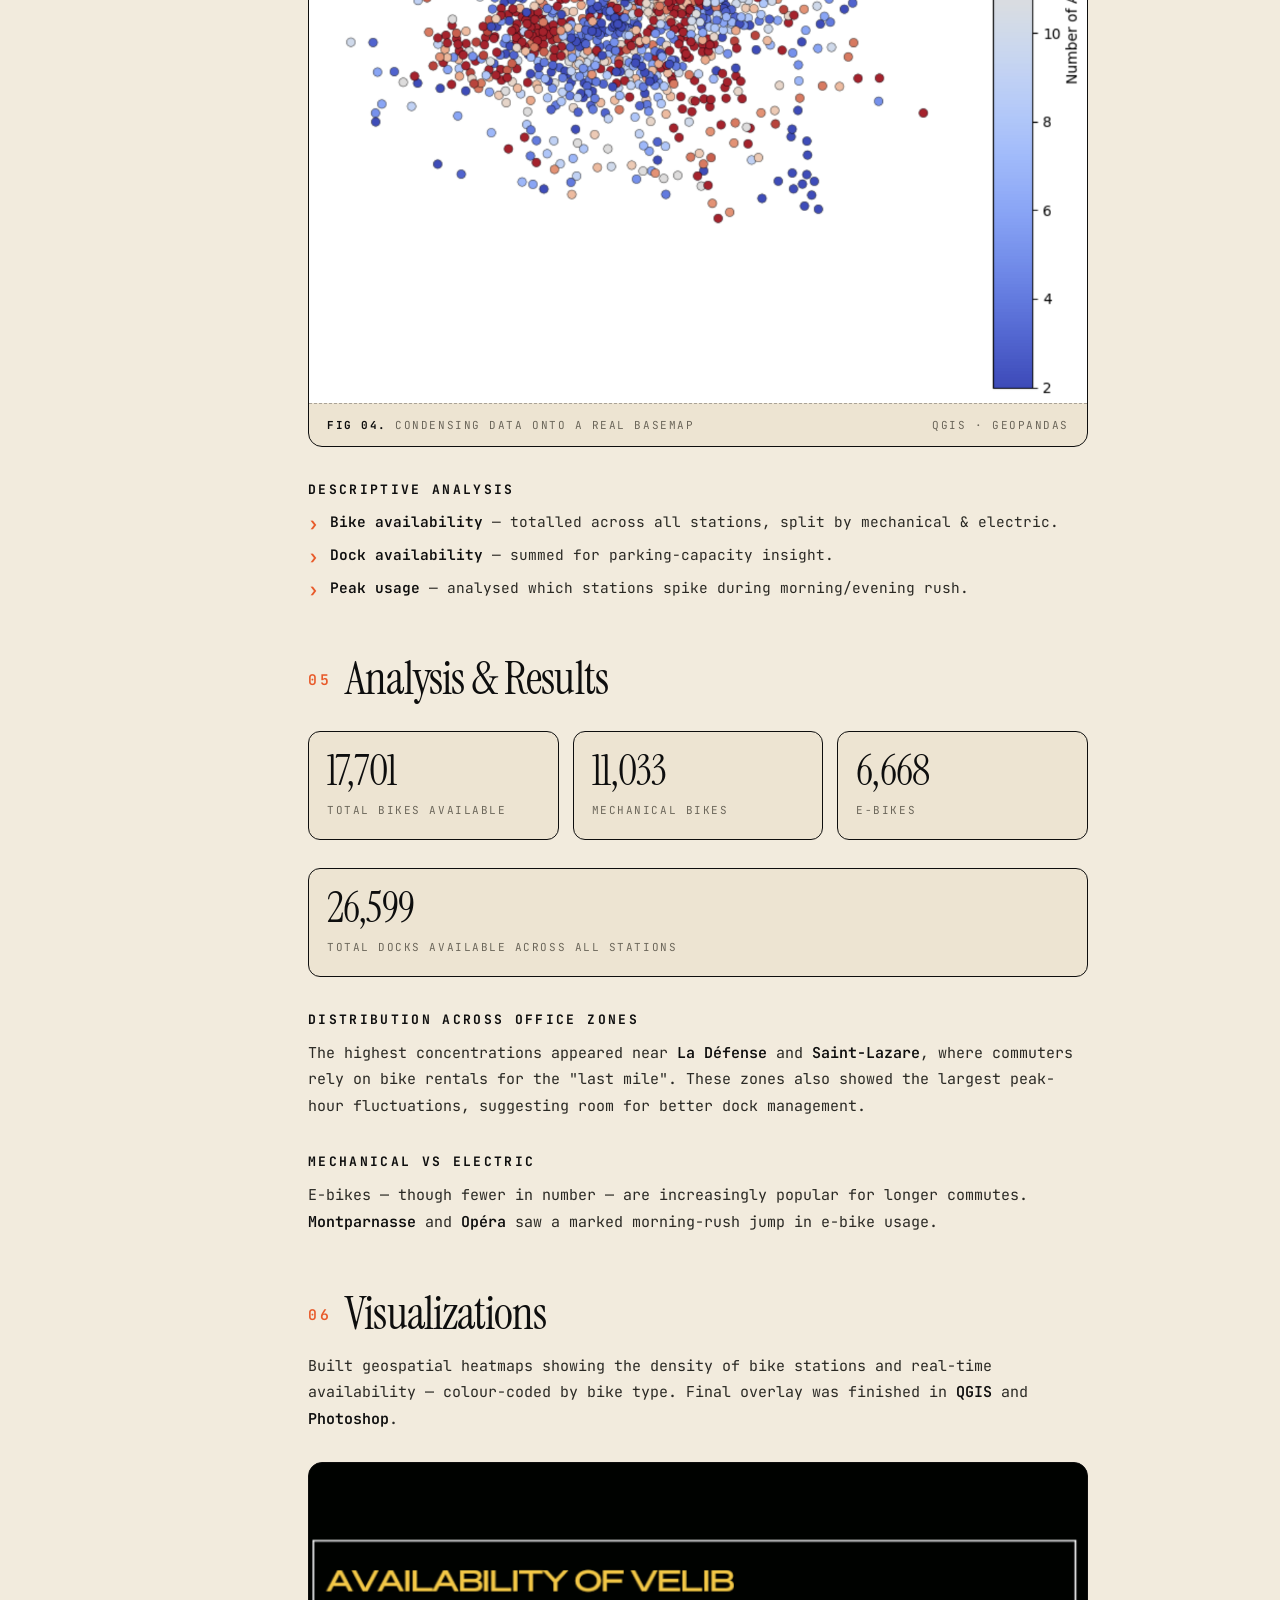
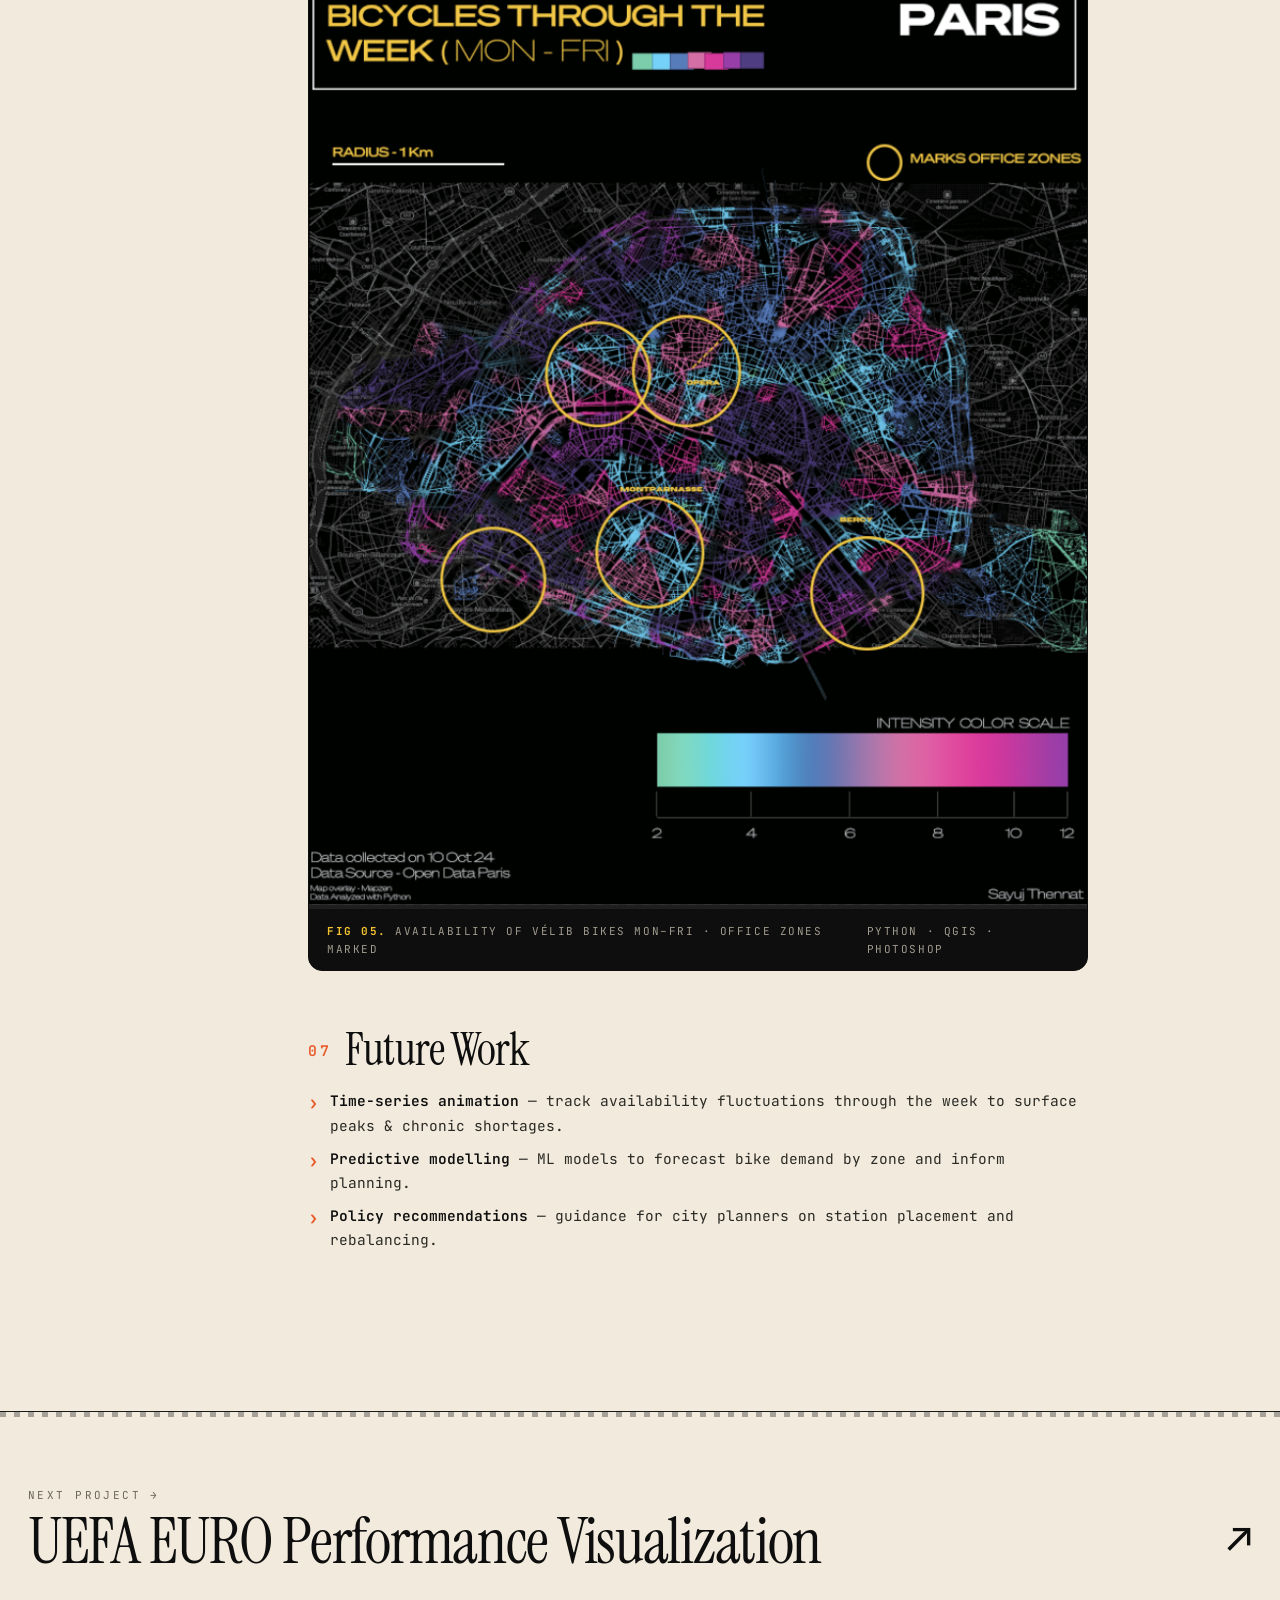
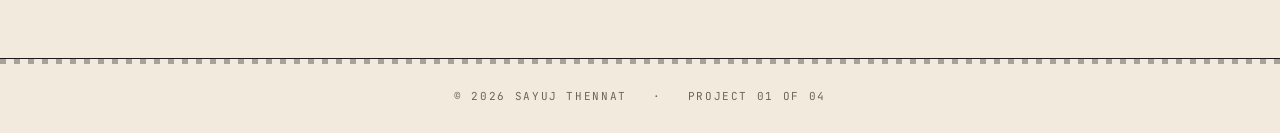
<file: projects/bike-availability.html>
<!doctype html>
<html lang="en">
<head>
<meta charset="utf-8" />
<meta name="viewport" content="width=device-width, initial-scale=1" />
<title>Bike Availability in Paris Office Zones — Sayuj Thennat</title>
<link rel="preconnect" href="https://fonts.googleapis.com">
<link rel="preconnect" href="https://fonts.gstatic.com" crossorigin>
<link href="https://fonts.googleapis.com/css2?family=JetBrains+Mono:wght@400;500;600;700&family=Instrument+Serif:ital@0;1&display=swap" rel="stylesheet">
<link rel="stylesheet" href="../project-shared.css">
</head>
<body>
<header class="nav">
  <div class="nav-inner">
    <a class="brand" href="../Portfolio.html"><span class="dot"></span> SAYUJ.T</a>
    <a class="back-link" href="../Portfolio.html#projects">
      <svg width="12" height="12" viewBox="0 0 12 12" fill="none"><path d="M10 6H2M2 6L6 2M2 6L6 10" stroke="currentColor" stroke-width="1.6" stroke-linecap="round" stroke-linejoin="round"/></svg>
      All projects
    </a>
  </div>
</header>

<main>
  <section class="proj-hero">
    <div class="crumb"><b>PROJECT 01 / 04</b><span class="sep">·</span> DATA &amp; ANALYTICS <span class="sep">·</span> URBAN MOBILITY</div>
    <h1 class="proj-h1">Analysis of <span class="em">Bike Availability</span> in Paris Office Zones<span class="acc">.</span></h1>
    <div class="hero-meta">
      <span class="chip year">SEP 2024</span>
      <span class="chip">Python</span>
      <span class="chip">GeoPandas</span>
      <span class="chip">Folium</span>
      <span class="chip">Vélib' Open Data</span>
      <span class="chip">QGIS</span>
      <span class="chip">Photoshop</span>
    </div>
  </section>

  <div class="body-grid">
    <aside class="toc">
      Sections
      <ol>
        <li><a href="#intro">Introduction</a></li>
        <li><a href="#objectives">Objectives</a></li>
        <li><a href="#data">Data</a></li>
        <li><a href="#method">Methodology</a></li>
        <li><a href="#results">Analysis &amp; Results</a></li>
        <li><a href="#viz">Visualizations</a></li>
        <li><a href="#future">Future Work</a></li>
      </ol>
    </aside>

    <article class="body-content">
      <h2 id="intro"><span class="num">01</span>Introduction</h2>
      <p>The use of bicycles for daily commuting in Paris has surged, especially with the rise of <b>Vélib'</b>. With many Parisians using bikes as a primary mode of transport to work, understanding bike availability across the city's office zones is critical. This project analyses Vélib' bikes and docking stations in key business districts: <b>La Défense, Opéra, Montparnasse</b> and others.</p>
      <p>The objective is to uncover trends in bike usage and availability — helping city planners, businesses and residents optimise commuting strategies and enhance urban mobility.</p>

      <h2 id="objectives"><span class="num">02</span>Project Objectives</h2>
      <ul>
        <li>Analyse the availability of mechanical &amp; electric Vélib' bikes across major office zones.</li>
        <li>Understand the distribution of docking stations and available slots.</li>
        <li>Track fluctuations during peak commuting hours; identify shortage areas.</li>
        <li>Lay the foundation for animated time-series visualisations.</li>
      </ul>

      <h2 id="data"><span class="num">03</span>Data Contents</h2>
      <p>Real-time <b>GeoJSON</b> data from <b>Open Data Paris</b>. Each station record includes:</p>
      <ul>
        <li><b>Station code &amp; name</b></li>
        <li><b>Operational flags</b> — installed / renting / returning</li>
        <li><b>Docks available</b> &amp; <b>bikes available</b></li>
        <li><b>Bike type breakdown</b> — mechanical vs e-bike</li>
        <li><b>Geospatial</b> — lat/lng for mapping</li>
        <li><b>Timestamp</b> — when the snapshot was taken</li>
      </ul>

      <div class="img-card">
        <img src="../assets/image4.png" alt="GeoPandas dataframe of Vélib station data — Python REPL output" loading="lazy">
        <div class="cap"><span><b>Fig 01.</b> Loading the Vélib GeoJSON in GeoPandas</span><span>Python · GeoPandas</span></div>
      </div>

      <h2 id="method"><span class="num">04</span>Methodology</h2>
      <h3>Data collection</h3>
      <p>Loaded the Vélib feed in GeoJSON format and processed it with Python — using <b>GeoPandas</b>, <b>Pandas</b> and <b>Folium</b> for geospatial work and visualization.</p>

      <h3>Preprocessing</h3>
      <ul>
        <li><b>Cleaning</b> — removed any stations not installed or operational.</li>
        <li><b>Clipping &amp; filtering</b> — focused on major office zones; filtered stations by proximity using radii of influence around key districts.</li>
      </ul>

      <h3>Geospatial mapping</h3>
      <p>With Folium and GeoPandas I plotted every station, marking <b>5 km radius</b> circles around each office zone and colour-coding stations by bike type.</p>

      <div class="img-card">
        <img src="../assets/image5.png" alt="Initial scatter plot of Vélib bike availability across Paris" loading="lazy">
        <div class="cap"><span><b>Fig 02.</b> Initial availability scatter — matplotlib</span><span>Python · matplotlib</span></div>
      </div>

      <div class="img-card">
        <img src="../assets/image6.png" alt="Folium map showing all Vélib stations across the Paris metropolitan area" loading="lazy">
        <div class="cap"><span><b>Fig 03.</b> Folium map · all Vélib stations · Paris metro area</span><span>Folium</span></div>
      </div>

      <div class="img-card">
        <img src="../assets/image7.png" alt="Condensed station data layered onto a real Paris basemap" loading="lazy">
        <div class="cap"><span><b>Fig 04.</b> Condensing data onto a real basemap</span><span>QGIS · GeoPandas</span></div>
      </div>

      <h3>Descriptive analysis</h3>
      <ul>
        <li><b>Bike availability</b> — totalled across all stations, split by mechanical &amp; electric.</li>
        <li><b>Dock availability</b> — summed for parking-capacity insight.</li>
        <li><b>Peak usage</b> — analysed which stations spike during morning/evening rush.</li>
      </ul>

      <h2 id="results"><span class="num">05</span>Analysis &amp; Results</h2>

      <div class="stats">
        <div class="stat"><span class="num">17,701</span><span class="lbl">Total bikes available</span></div>
        <div class="stat"><span class="num">11,033</span><span class="lbl">Mechanical bikes</span></div>
        <div class="stat"><span class="num">6,668</span><span class="lbl">E-bikes</span></div>
      </div>
      <div class="stats">
        <div class="stat" style="grid-column: 1 / -1"><span class="num">26,599</span><span class="lbl">Total docks available across all stations</span></div>
      </div>

      <h3>Distribution across office zones</h3>
      <p>The highest concentrations appeared near <b>La Défense</b> and <b>Saint-Lazare</b>, where commuters rely on bike rentals for the "last mile". These zones also showed the largest peak-hour fluctuations, suggesting room for better dock management.</p>

      <h3>Mechanical vs Electric</h3>
      <p>E-bikes — though fewer in number — are increasingly popular for longer commutes. <b>Montparnasse</b> and <b>Opéra</b> saw a marked morning-rush jump in e-bike usage.</p>

      <h2 id="viz"><span class="num">06</span>Visualizations</h2>
      <p>Built geospatial heatmaps showing the density of bike stations and real-time availability — colour-coded by bike type. Final overlay was finished in <b>QGIS</b> and <b>Photoshop</b>.</p>

      <div class="img-card dark">
        <img src="../assets/image8.png" alt="Final dark-themed map: Vélib bike availability through the week, with office zones highlighted" loading="lazy">
        <div class="cap"><span><b>Fig 05.</b> Availability of Vélib bikes Mon–Fri · office zones marked</span><span>Python · QGIS · Photoshop</span></div>
      </div>

      <h2 id="future"><span class="num">07</span>Future Work</h2>
      <ul>
        <li><b>Time-series animation</b> — track availability fluctuations through the week to surface peaks &amp; chronic shortages.</li>
        <li><b>Predictive modelling</b> — ML models to forecast bike demand by zone and inform planning.</li>
        <li><b>Policy recommendations</b> — guidance for city planners on station placement and rebalancing.</li>
      </ul>
    </article>
  </div>

  <section class="next-proj">
    <a class="next-link" href="uefa-euro.html">
      <div>
        <div class="label">Next project →</div>
        <div class="title">UEFA EURO Performance Visualization</div>
      </div>
      <div class="arr">↗</div>
    </a>
  </section>
</main>

<footer>© 2026 SAYUJ THENNAT &nbsp; · &nbsp; PROJECT 01 OF 04</footer>
<script src="../project-shared.js"></script>
</body>
</html>
</file>
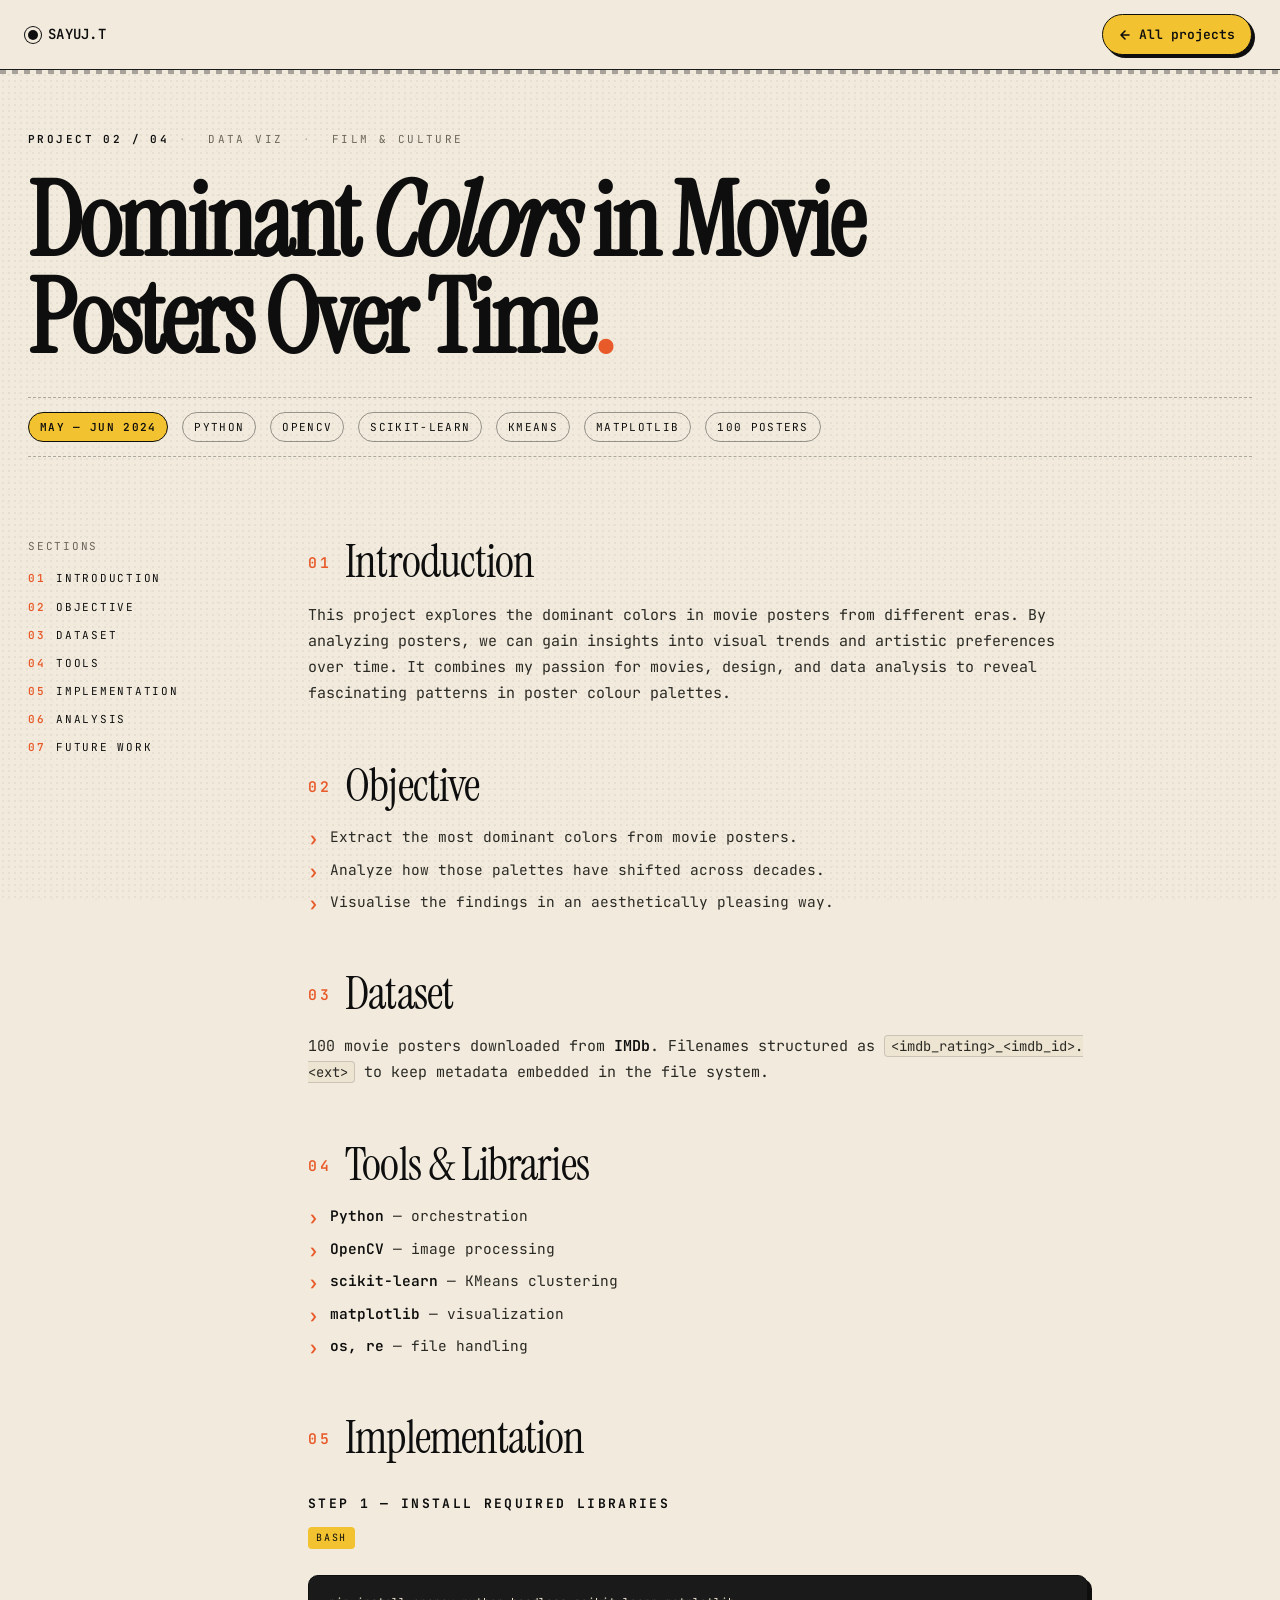
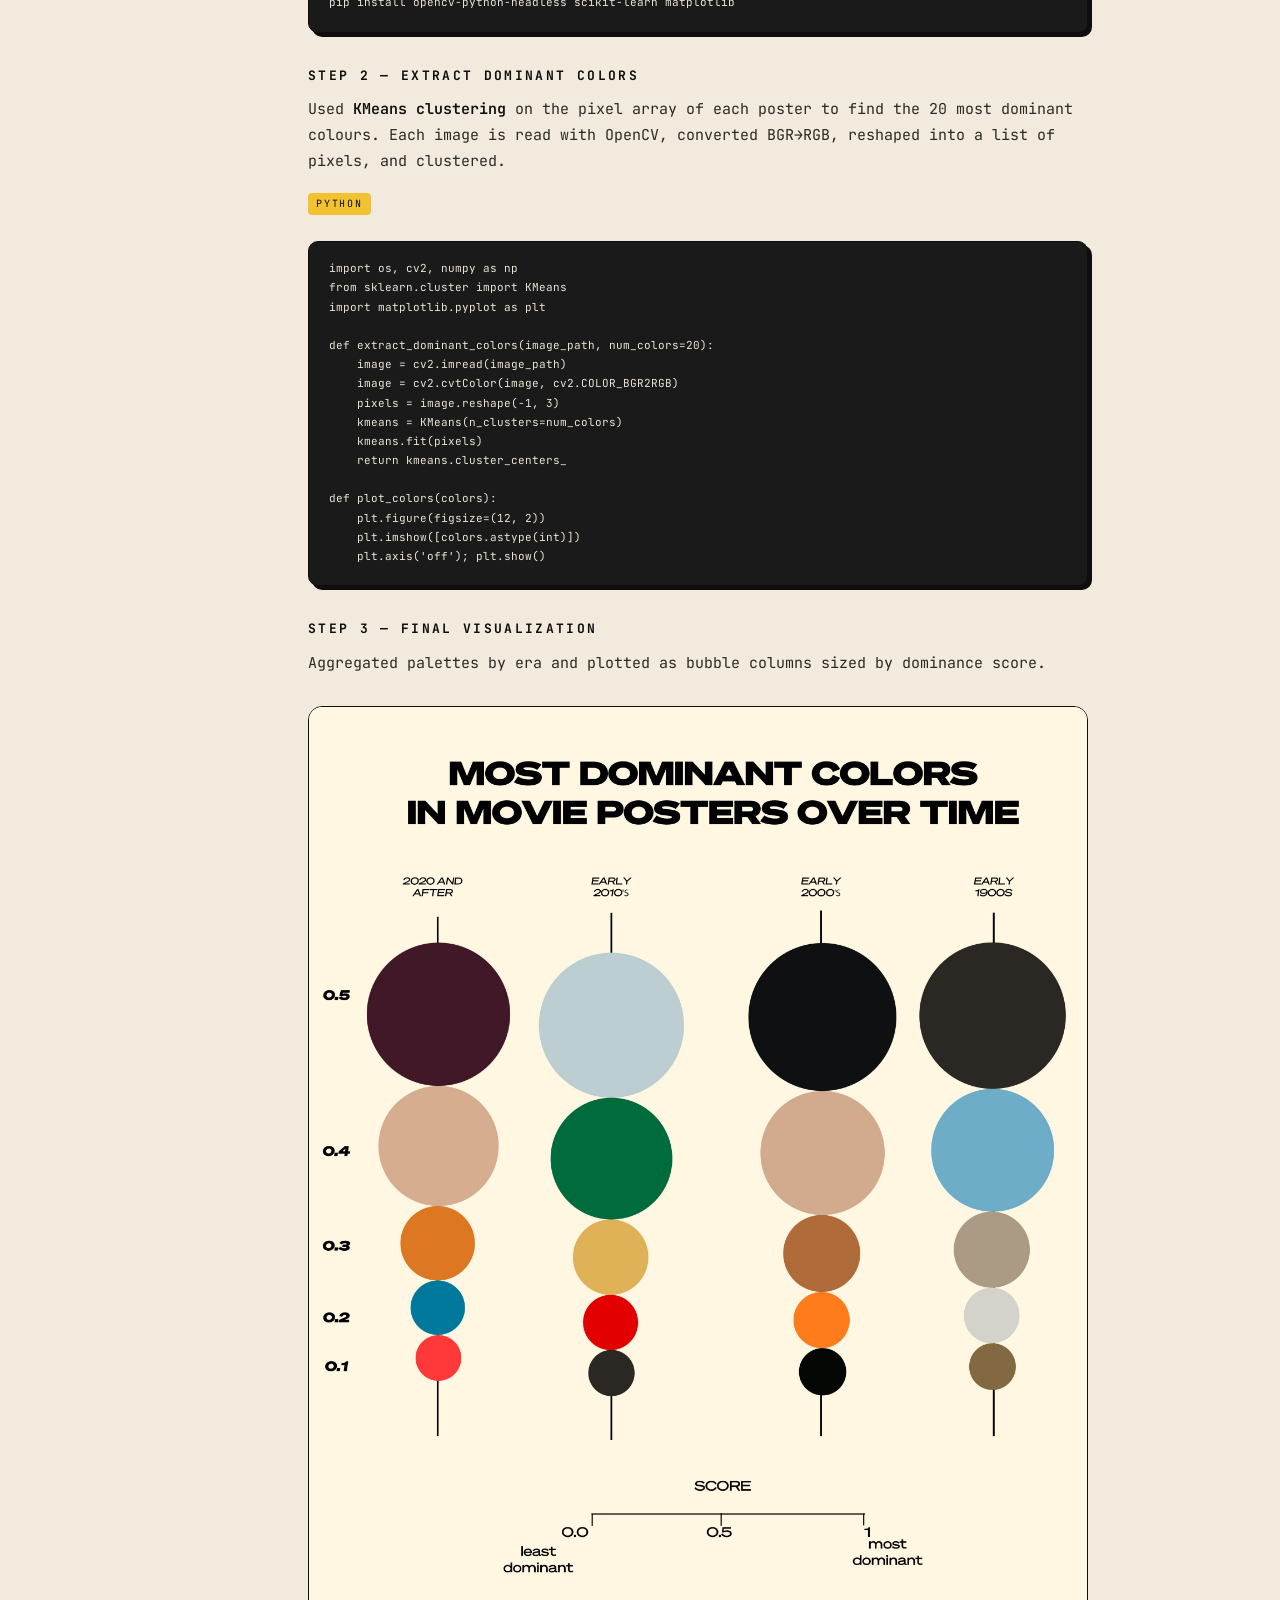
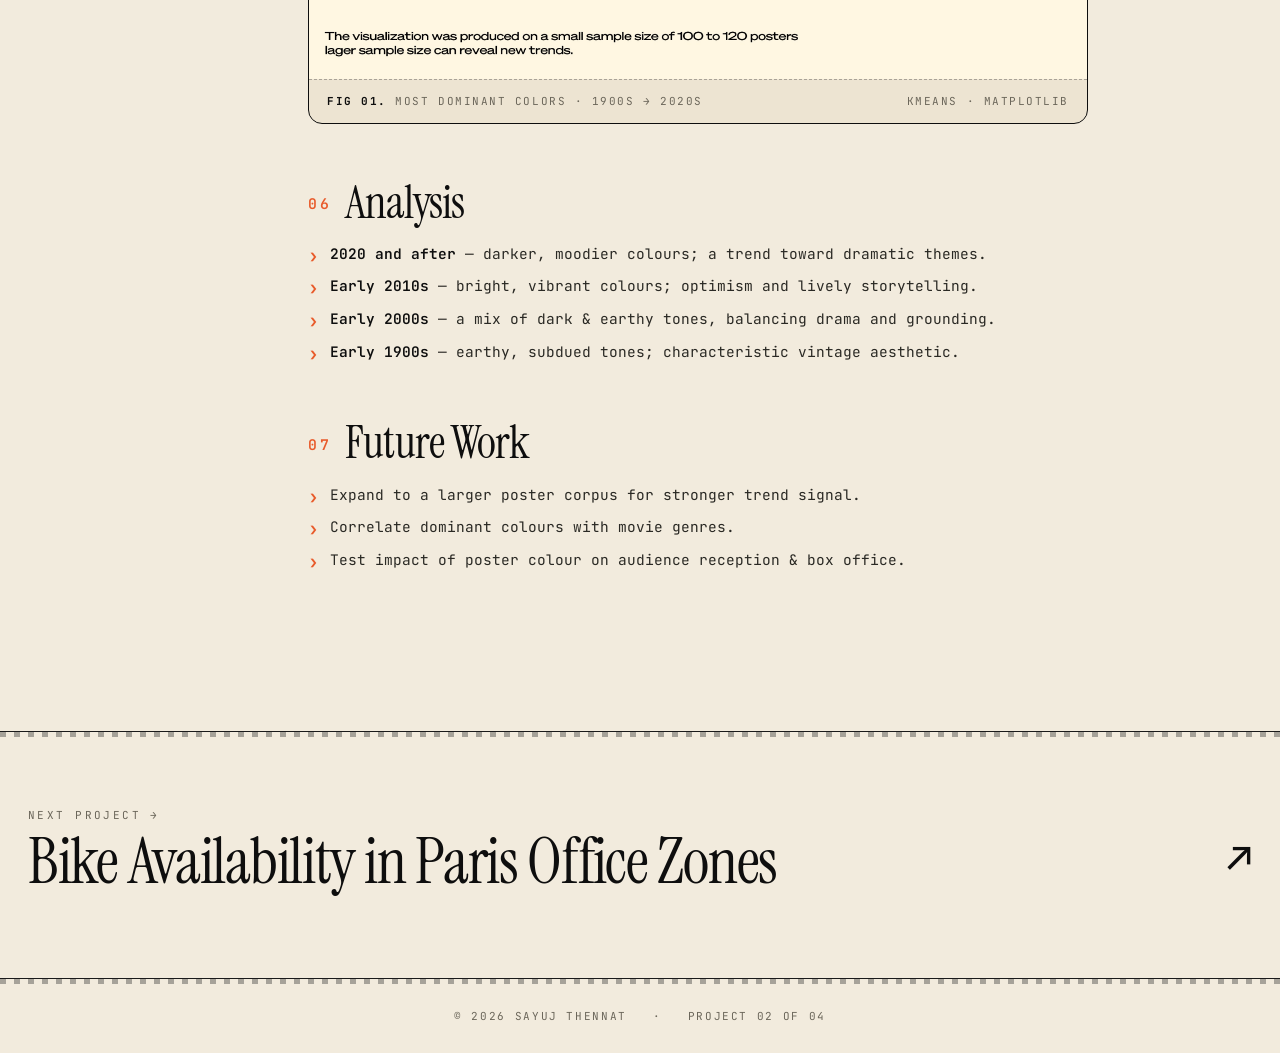
<file: projects/dominant-colors.html>
<!doctype html>
<html lang="en">
<head>
<meta charset="utf-8" />
<meta name="viewport" content="width=device-width, initial-scale=1" />
<title>Dominant Colors in Movie Posters — Sayuj Thennat</title>
<link rel="preconnect" href="https://fonts.googleapis.com">
<link rel="preconnect" href="https://fonts.gstatic.com" crossorigin>
<link href="https://fonts.googleapis.com/css2?family=JetBrains+Mono:wght@400;500;600;700&family=Instrument+Serif:ital@0;1&display=swap" rel="stylesheet">
<link rel="stylesheet" href="../project-shared.css">
</head>
<body>
<header class="nav">
  <div class="nav-inner">
    <a class="brand" href="../Portfolio.html"><span class="dot"></span> SAYUJ.T</a>
    <a class="back-link" href="../Portfolio.html#projects">
      <svg width="12" height="12" viewBox="0 0 12 12" fill="none"><path d="M10 6H2M2 6L6 2M2 6L6 10" stroke="currentColor" stroke-width="1.6" stroke-linecap="round" stroke-linejoin="round"/></svg>
      All projects
    </a>
  </div>
</header>

<main>
  <section class="proj-hero">
    <div class="crumb"><b>PROJECT 02 / 04</b><span class="sep">·</span> DATA VIZ <span class="sep">·</span> FILM &amp; CULTURE</div>
    <h1 class="proj-h1">Dominant <span class="em">Colors</span> in Movie Posters Over Time<span class="acc">.</span></h1>
    <div class="hero-meta">
      <span class="chip year">MAY — JUN 2024</span>
      <span class="chip">Python</span>
      <span class="chip">OpenCV</span>
      <span class="chip">scikit-learn</span>
      <span class="chip">KMeans</span>
      <span class="chip">matplotlib</span>
      <span class="chip">100 posters</span>
    </div>
  </section>

  <div class="body-grid">
    <aside class="toc">
      Sections
      <ol>
        <li><a href="#intro">Introduction</a></li>
        <li><a href="#objective">Objective</a></li>
        <li><a href="#dataset">Dataset</a></li>
        <li><a href="#tools">Tools</a></li>
        <li><a href="#impl">Implementation</a></li>
        <li><a href="#analysis">Analysis</a></li>
        <li><a href="#future">Future Work</a></li>
      </ol>
    </aside>

    <article class="body-content">
      <h2 id="intro"><span class="num">01</span>Introduction</h2>
      <p>This project explores the dominant colors in movie posters from different eras. By analyzing posters, we can gain insights into visual trends and artistic preferences over time. It combines my passion for movies, design, and data analysis to reveal fascinating patterns in poster colour palettes.</p>

      <h2 id="objective"><span class="num">02</span>Objective</h2>
      <ul>
        <li>Extract the most dominant colors from movie posters.</li>
        <li>Analyze how those palettes have shifted across decades.</li>
        <li>Visualise the findings in an aesthetically pleasing way.</li>
      </ul>

      <h2 id="dataset"><span class="num">03</span>Dataset</h2>
      <p>100 movie posters downloaded from <b>IMDb</b>. Filenames structured as <code>&lt;imdb_rating&gt;_&lt;imdb_id&gt;.&lt;ext&gt;</code> to keep metadata embedded in the file system.</p>

      <h2 id="tools"><span class="num">04</span>Tools &amp; Libraries</h2>
      <ul>
        <li><b>Python</b> — orchestration</li>
        <li><b>OpenCV</b> — image processing</li>
        <li><b>scikit-learn</b> — KMeans clustering</li>
        <li><b>matplotlib</b> — visualization</li>
        <li><b>os, re</b> — file handling</li>
      </ul>

      <h2 id="impl"><span class="num">05</span>Implementation</h2>
      <h3>Step 1 — Install required libraries</h3>
      <span class="lang">bash</span>
<pre><code>pip install opencv-python-headless scikit-learn matplotlib</code></pre>

      <h3>Step 2 — Extract dominant colors</h3>
      <p>Used <b>KMeans clustering</b> on the pixel array of each poster to find the 20 most dominant colours. Each image is read with OpenCV, converted BGR→RGB, reshaped into a list of pixels, and clustered.</p>
      <span class="lang">python</span>
<pre><code>import os, cv2, numpy as np
from sklearn.cluster import KMeans
import matplotlib.pyplot as plt

def extract_dominant_colors(image_path, num_colors=20):
    image = cv2.imread(image_path)
    image = cv2.cvtColor(image, cv2.COLOR_BGR2RGB)
    pixels = image.reshape(-1, 3)
    kmeans = KMeans(n_clusters=num_colors)
    kmeans.fit(pixels)
    return kmeans.cluster_centers_

def plot_colors(colors):
    plt.figure(figsize=(12, 2))
    plt.imshow([colors.astype(int)])
    plt.axis('off'); plt.show()</code></pre>

      <h3>Step 3 — Final visualization</h3>
      <p>Aggregated palettes by era and plotted as bubble columns sized by dominance score.</p>

      <div class="img-card">
        <img src="../assets/image3.jpeg" alt="Most dominant colors in movie posters across four eras" loading="lazy">
        <div class="cap"><span><b>Fig 01.</b> Most dominant colors · 1900s → 2020s</span><span>KMeans · matplotlib</span></div>
      </div>

      <h2 id="analysis"><span class="num">06</span>Analysis</h2>
      <ul>
        <li><b>2020 and after</b> — darker, moodier colours; a trend toward dramatic themes.</li>
        <li><b>Early 2010s</b> — bright, vibrant colours; optimism and lively storytelling.</li>
        <li><b>Early 2000s</b> — a mix of dark &amp; earthy tones, balancing drama and grounding.</li>
        <li><b>Early 1900s</b> — earthy, subdued tones; characteristic vintage aesthetic.</li>
      </ul>

      <h2 id="future"><span class="num">07</span>Future Work</h2>
      <ul>
        <li>Expand to a larger poster corpus for stronger trend signal.</li>
        <li>Correlate dominant colours with movie genres.</li>
        <li>Test impact of poster colour on audience reception &amp; box office.</li>
      </ul>
    </article>
  </div>

  <section class="next-proj">
    <a class="next-link" href="bike-availability.html">
      <div>
        <div class="label">Next project →</div>
        <div class="title">Bike Availability in Paris Office Zones</div>
      </div>
      <div class="arr">↗</div>
    </a>
  </section>
</main>

<footer>© 2026 SAYUJ THENNAT &nbsp; · &nbsp; PROJECT 02 OF 04</footer>
<script src="../project-shared.js"></script>
</body>
</html>
</file>
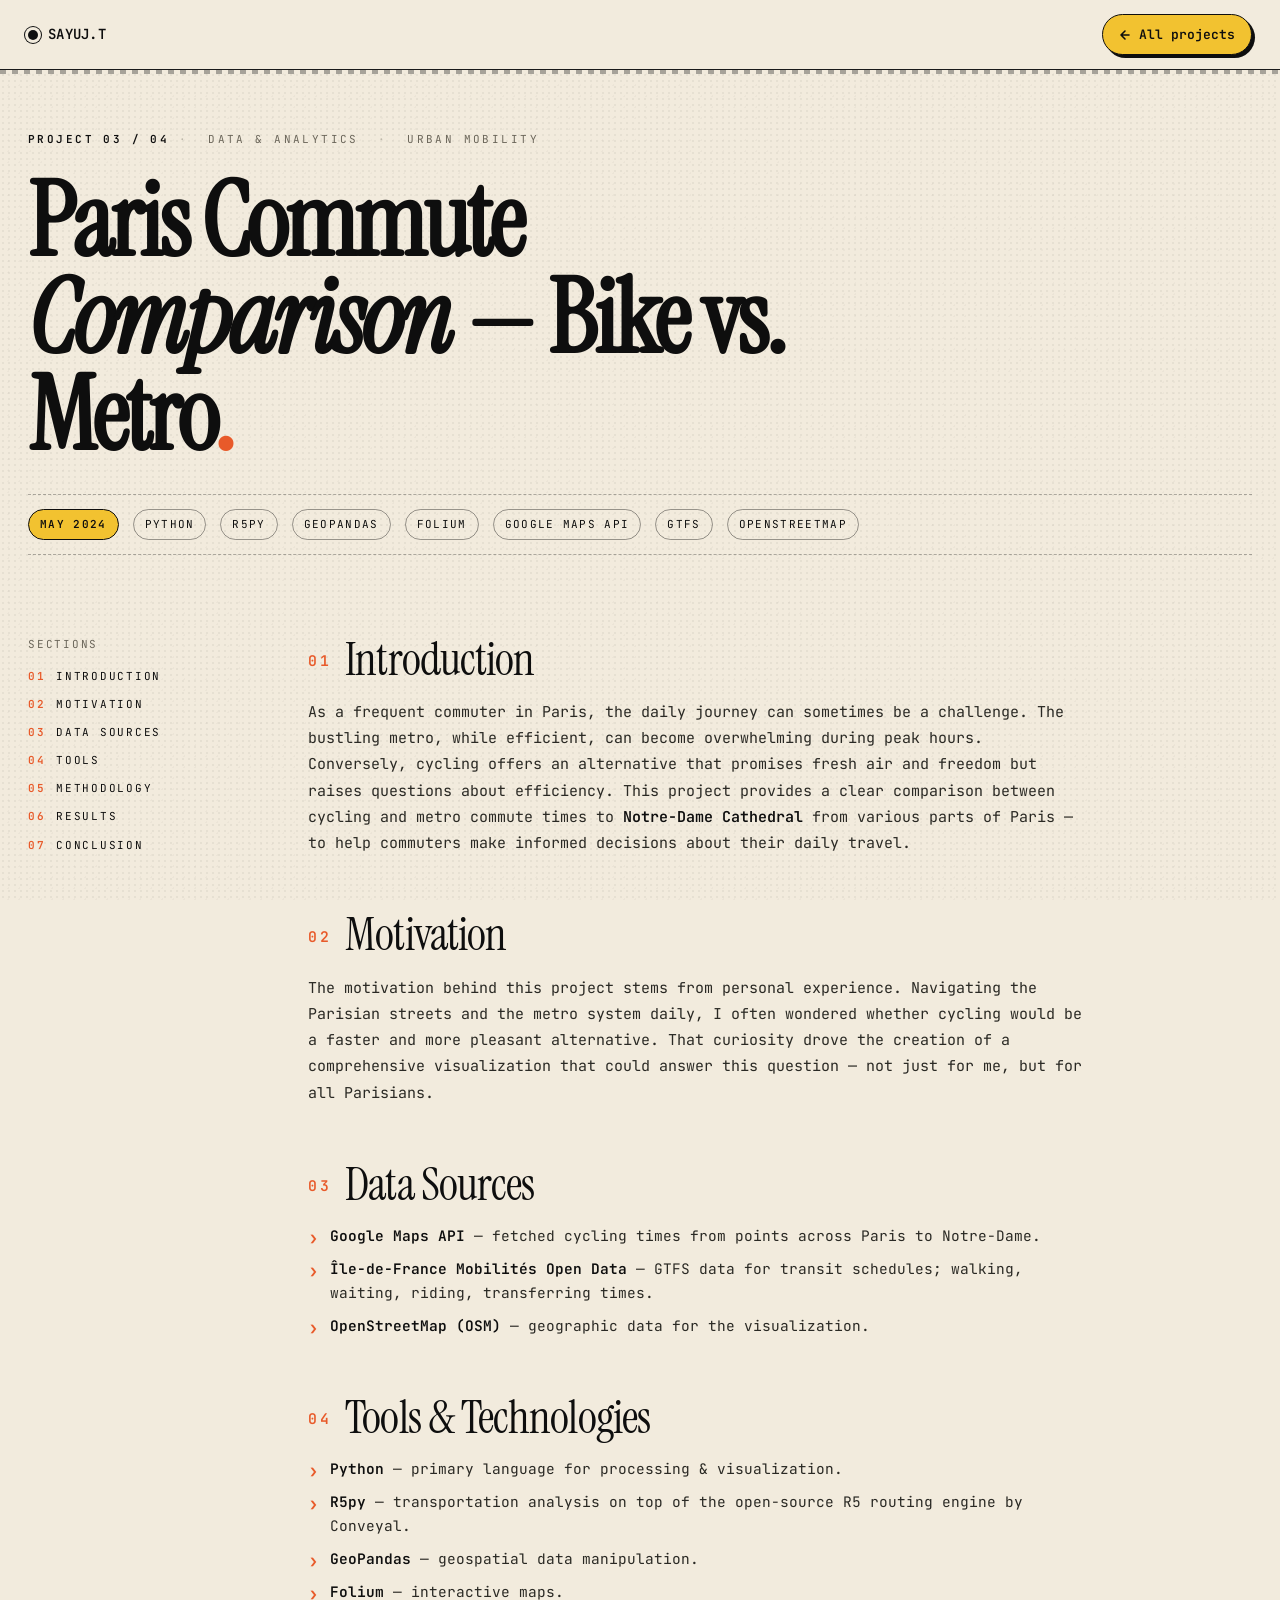
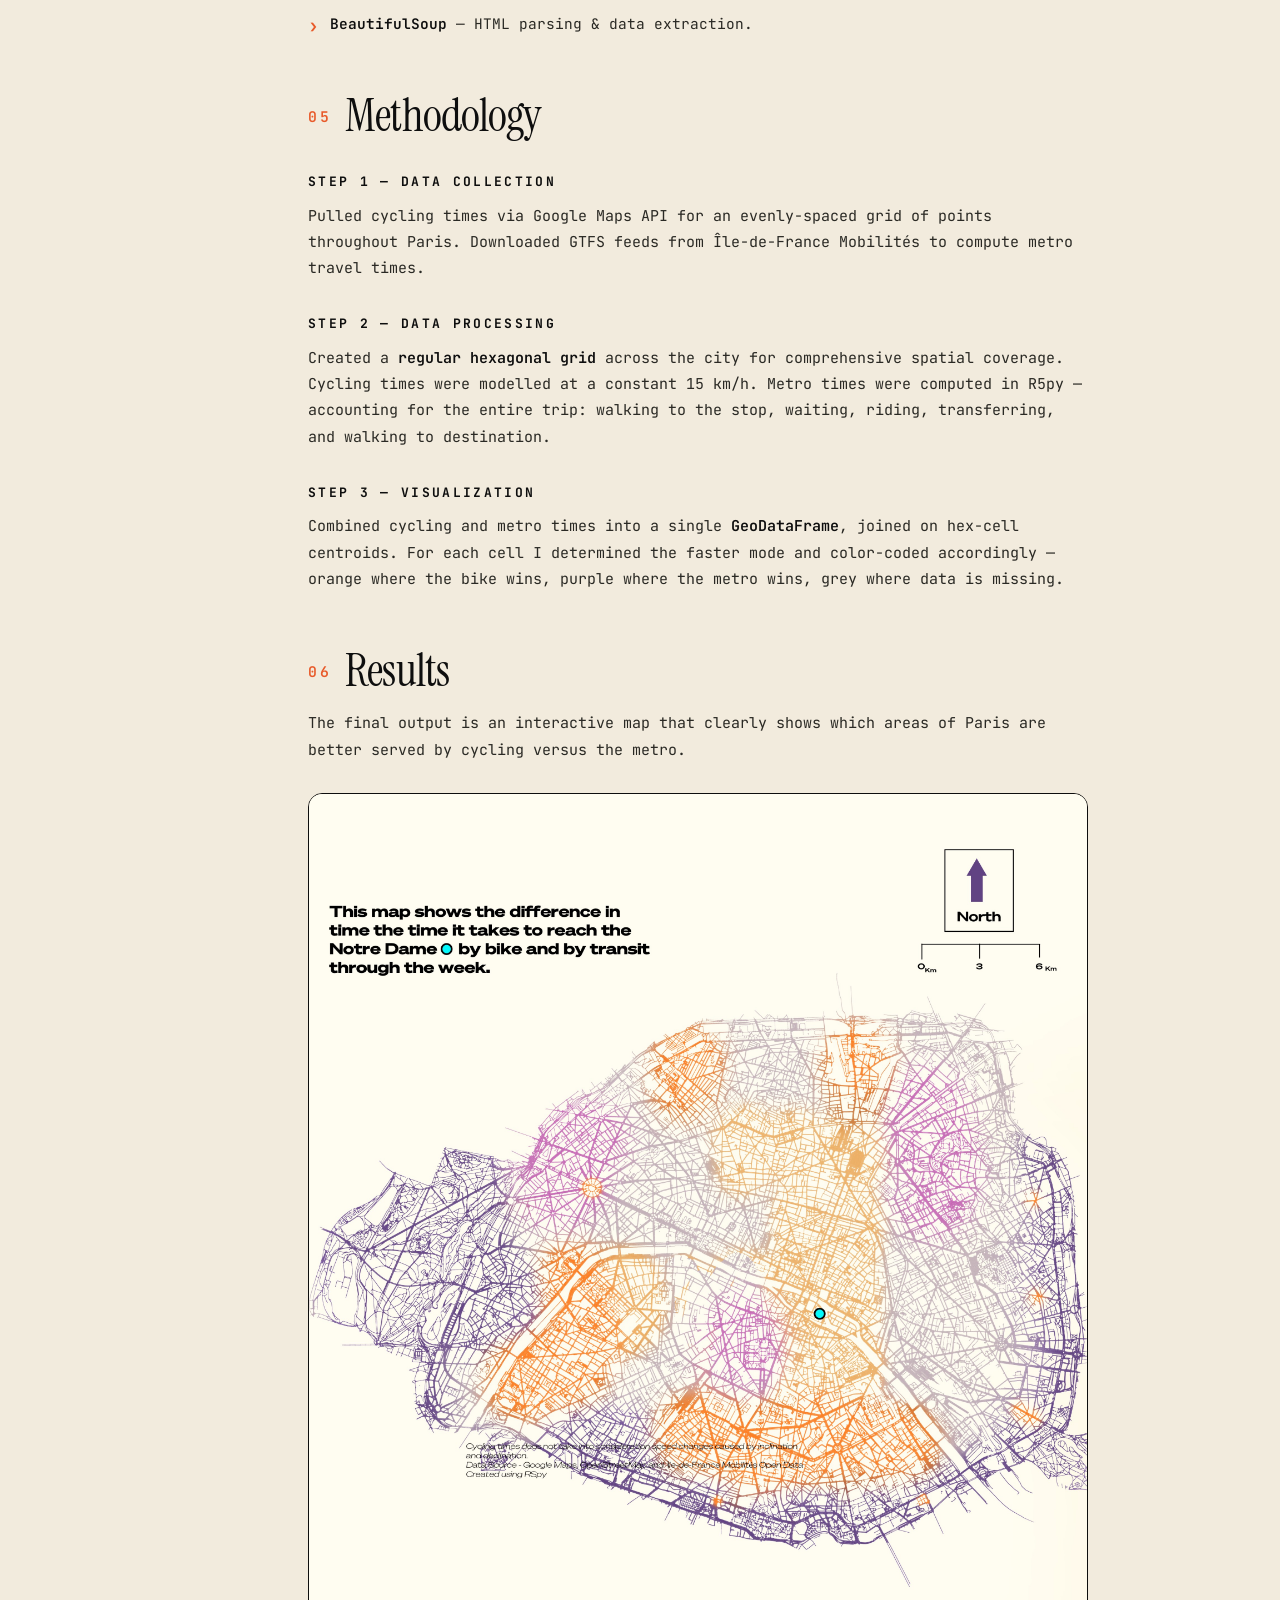
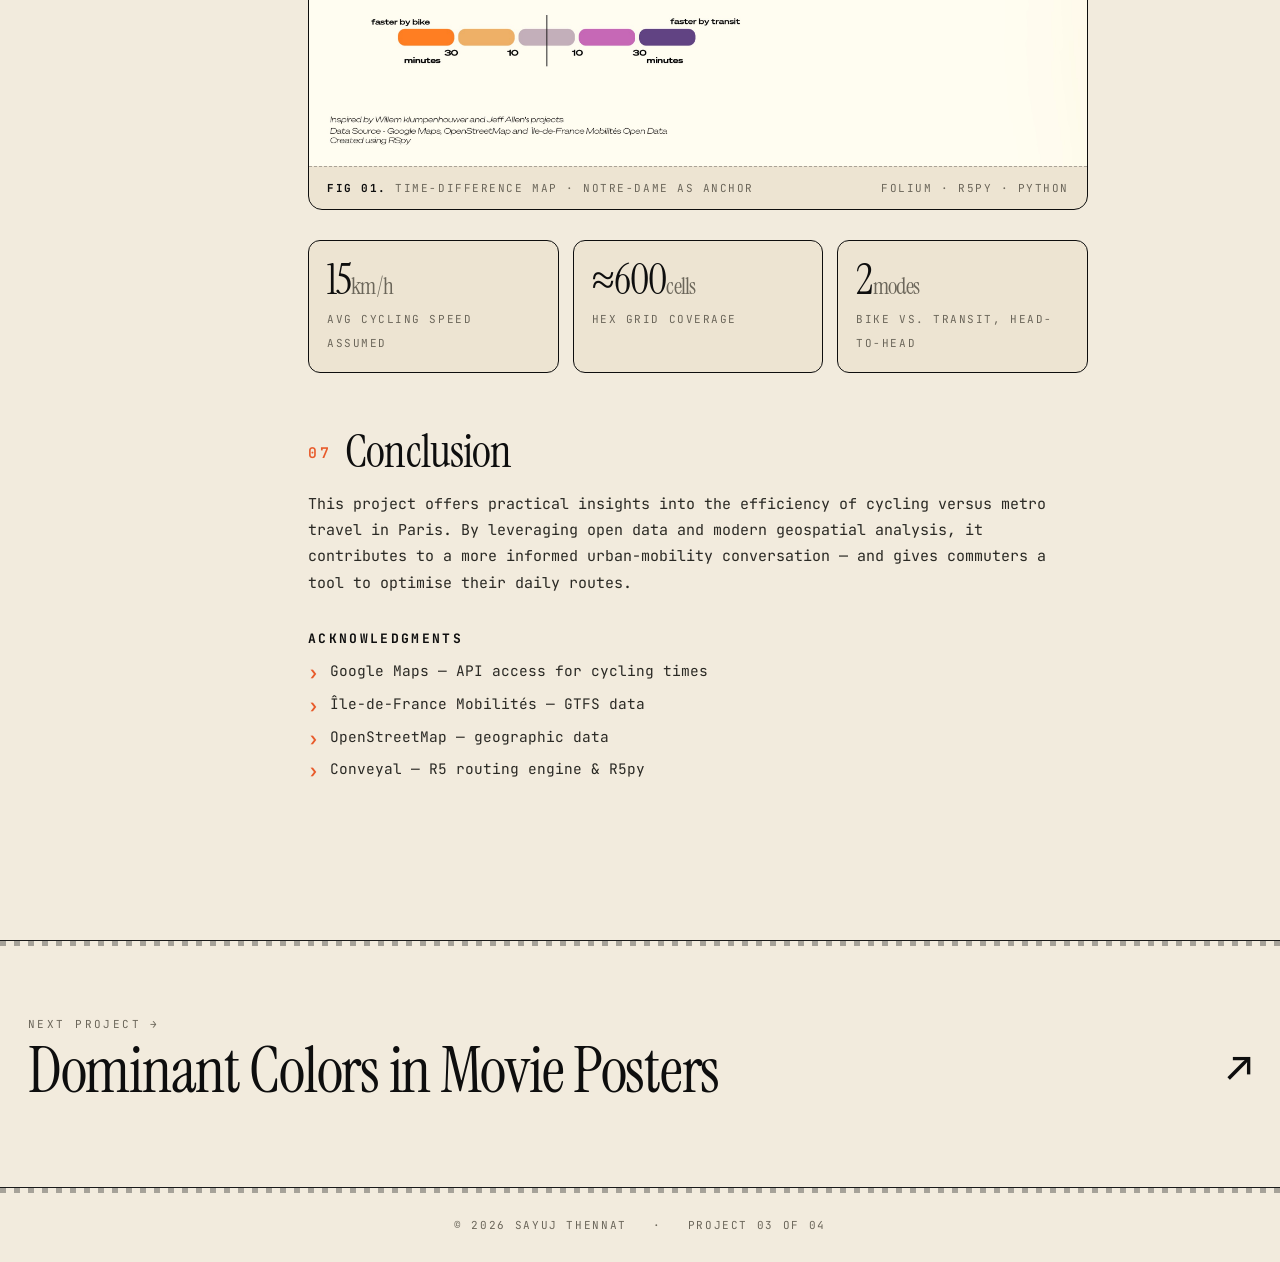
<file: projects/paris-commute.html>
<!doctype html>
<html lang="en">
<head>
<meta charset="utf-8" />
<meta name="viewport" content="width=device-width, initial-scale=1" />
<title>Paris Commute Comparison — Sayuj Thennat</title>
<link rel="preconnect" href="https://fonts.googleapis.com">
<link rel="preconnect" href="https://fonts.gstatic.com" crossorigin>
<link href="https://fonts.googleapis.com/css2?family=JetBrains+Mono:wght@400;500;600;700&family=Instrument+Serif:ital@0;1&display=swap" rel="stylesheet">
<link rel="stylesheet" href="../project-shared.css">
</head>
<body>
<header class="nav">
  <div class="nav-inner">
    <a class="brand" href="../Portfolio.html"><span class="dot"></span> SAYUJ.T</a>
    <a class="back-link" href="../Portfolio.html#projects">
      <svg width="12" height="12" viewBox="0 0 12 12" fill="none"><path d="M10 6H2M2 6L6 2M2 6L6 10" stroke="currentColor" stroke-width="1.6" stroke-linecap="round" stroke-linejoin="round"/></svg>
      All projects
    </a>
  </div>
</header>

<main>
  <section class="proj-hero">
    <div class="crumb"><b>PROJECT 03 / 04</b><span class="sep">·</span> DATA &amp; ANALYTICS <span class="sep">·</span> URBAN MOBILITY</div>
    <h1 class="proj-h1">Paris Commute <span class="em">Comparison</span> — Bike vs. Metro<span class="acc">.</span></h1>
    <div class="hero-meta">
      <span class="chip year">MAY 2024</span>
      <span class="chip">Python</span>
      <span class="chip">R5py</span>
      <span class="chip">GeoPandas</span>
      <span class="chip">Folium</span>
      <span class="chip">Google Maps API</span>
      <span class="chip">GTFS</span>
      <span class="chip">OpenStreetMap</span>
    </div>
  </section>

  <div class="body-grid">
    <aside class="toc">
      Sections
      <ol>
        <li><a href="#intro">Introduction</a></li>
        <li><a href="#motivation">Motivation</a></li>
        <li><a href="#data">Data Sources</a></li>
        <li><a href="#tools">Tools</a></li>
        <li><a href="#method">Methodology</a></li>
        <li><a href="#results">Results</a></li>
        <li><a href="#conclusion">Conclusion</a></li>
      </ol>
    </aside>

    <article class="body-content">
      <h2 id="intro"><span class="num">01</span>Introduction</h2>
      <p>As a frequent commuter in Paris, the daily journey can sometimes be a challenge. The bustling metro, while efficient, can become overwhelming during peak hours. Conversely, cycling offers an alternative that promises fresh air and freedom but raises questions about efficiency. This project provides a clear comparison between cycling and metro commute times to <b>Notre-Dame Cathedral</b> from various parts of Paris — to help commuters make informed decisions about their daily travel.</p>

      <h2 id="motivation"><span class="num">02</span>Motivation</h2>
      <p>The motivation behind this project stems from personal experience. Navigating the Parisian streets and the metro system daily, I often wondered whether cycling would be a faster and more pleasant alternative. That curiosity drove the creation of a comprehensive visualization that could answer this question — not just for me, but for all Parisians.</p>

      <h2 id="data"><span class="num">03</span>Data Sources</h2>
      <ul>
        <li><b>Google Maps API</b> — fetched cycling times from points across Paris to Notre-Dame.</li>
        <li><b>Île-de-France Mobilités Open Data</b> — GTFS data for transit schedules; walking, waiting, riding, transferring times.</li>
        <li><b>OpenStreetMap (OSM)</b> — geographic data for the visualization.</li>
      </ul>

      <h2 id="tools"><span class="num">04</span>Tools &amp; Technologies</h2>
      <ul>
        <li><b>Python</b> — primary language for processing &amp; visualization.</li>
        <li><b>R5py</b> — transportation analysis on top of the open-source R5 routing engine by Conveyal.</li>
        <li><b>GeoPandas</b> — geospatial data manipulation.</li>
        <li><b>Folium</b> — interactive maps.</li>
        <li><b>BeautifulSoup</b> — HTML parsing &amp; data extraction.</li>
      </ul>

      <h2 id="method"><span class="num">05</span>Methodology</h2>
      <h3>Step 1 — Data collection</h3>
      <p>Pulled cycling times via Google Maps API for an evenly-spaced grid of points throughout Paris. Downloaded GTFS feeds from Île-de-France Mobilités to compute metro travel times.</p>

      <h3>Step 2 — Data processing</h3>
      <p>Created a <b>regular hexagonal grid</b> across the city for comprehensive spatial coverage. Cycling times were modelled at a constant 15 km/h. Metro times were computed in R5py — accounting for the entire trip: walking to the stop, waiting, riding, transferring, and walking to destination.</p>

      <h3>Step 3 — Visualization</h3>
      <p>Combined cycling and metro times into a single <b>GeoDataFrame</b>, joined on hex-cell centroids. For each cell I determined the faster mode and color-coded accordingly — orange where the bike wins, purple where the metro wins, grey where data is missing.</p>

      <h2 id="results"><span class="num">06</span>Results</h2>
      <p>The final output is an interactive map that clearly shows which areas of Paris are better served by cycling versus the metro.</p>

      <div class="img-card">
        <img src="../assets/image1.jpeg" alt="Final visualization — bike vs transit time difference across Paris" loading="lazy">
        <div class="cap"><span><b>Fig 01.</b> Time-difference map · Notre-Dame as anchor</span><span>Folium · R5py · Python</span></div>
      </div>

      <div class="stats">
        <div class="stat"><span class="num">15<span style="font-size:.55em; color:var(--muted)">km/h</span></span><span class="lbl">Avg cycling speed assumed</span></div>
        <div class="stat"><span class="num">≈600<span style="font-size:.55em; color:var(--muted)">cells</span></span><span class="lbl">Hex grid coverage</span></div>
        <div class="stat"><span class="num">2<span style="font-size:.55em; color:var(--muted)">modes</span></span><span class="lbl">Bike vs. transit, head-to-head</span></div>
      </div>

      <h2 id="conclusion"><span class="num">07</span>Conclusion</h2>
      <p>This project offers practical insights into the efficiency of cycling versus metro travel in Paris. By leveraging open data and modern geospatial analysis, it contributes to a more informed urban-mobility conversation — and gives commuters a tool to optimise their daily routes.</p>

      <h3>Acknowledgments</h3>
      <ul>
        <li>Google Maps — API access for cycling times</li>
        <li>Île-de-France Mobilités — GTFS data</li>
        <li>OpenStreetMap — geographic data</li>
        <li>Conveyal — R5 routing engine &amp; R5py</li>
      </ul>
    </article>
  </div>

  <section class="next-proj">
    <a class="next-link" href="dominant-colors.html">
      <div>
        <div class="label">Next project →</div>
        <div class="title">Dominant Colors in Movie Posters</div>
      </div>
      <div class="arr">↗</div>
    </a>
  </section>
</main>

<footer>© 2026 SAYUJ THENNAT &nbsp; · &nbsp; PROJECT 03 OF 04</footer>
<script src="../project-shared.js"></script>
</body>
</html>
</file>
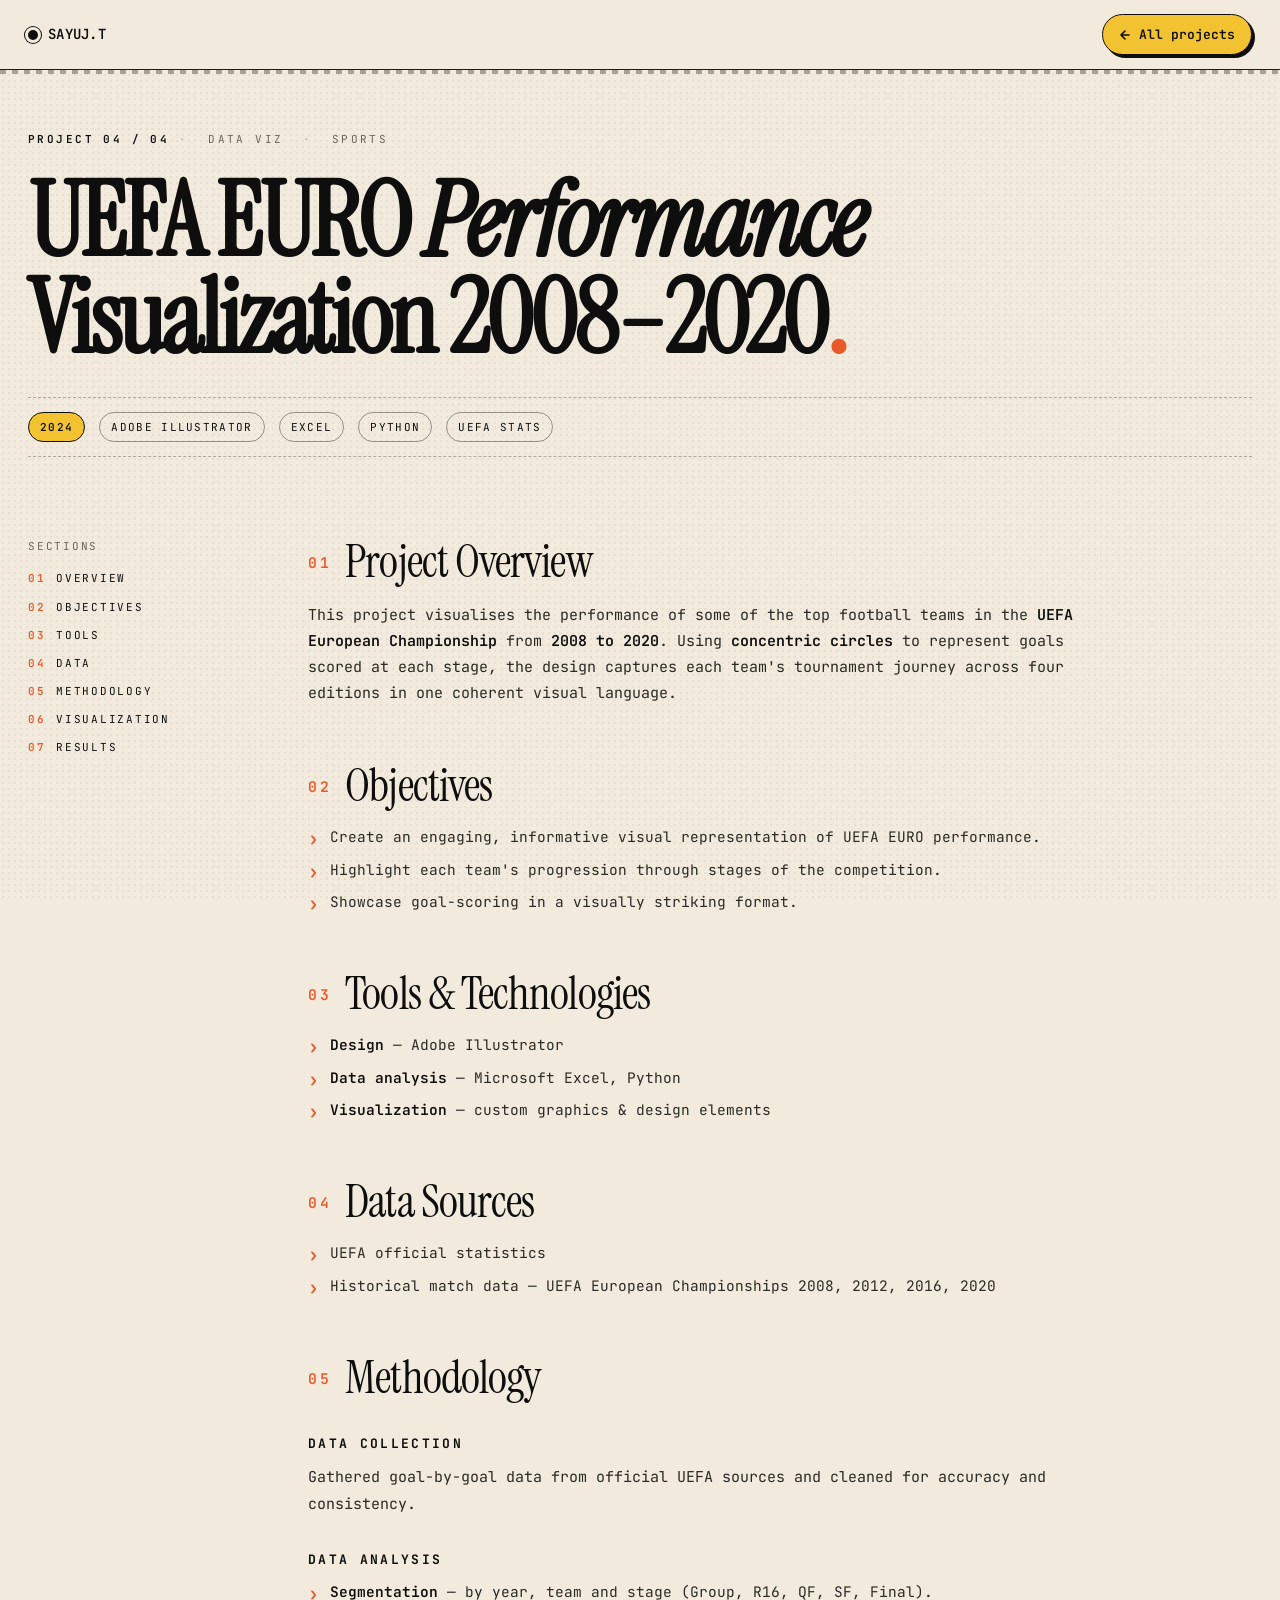
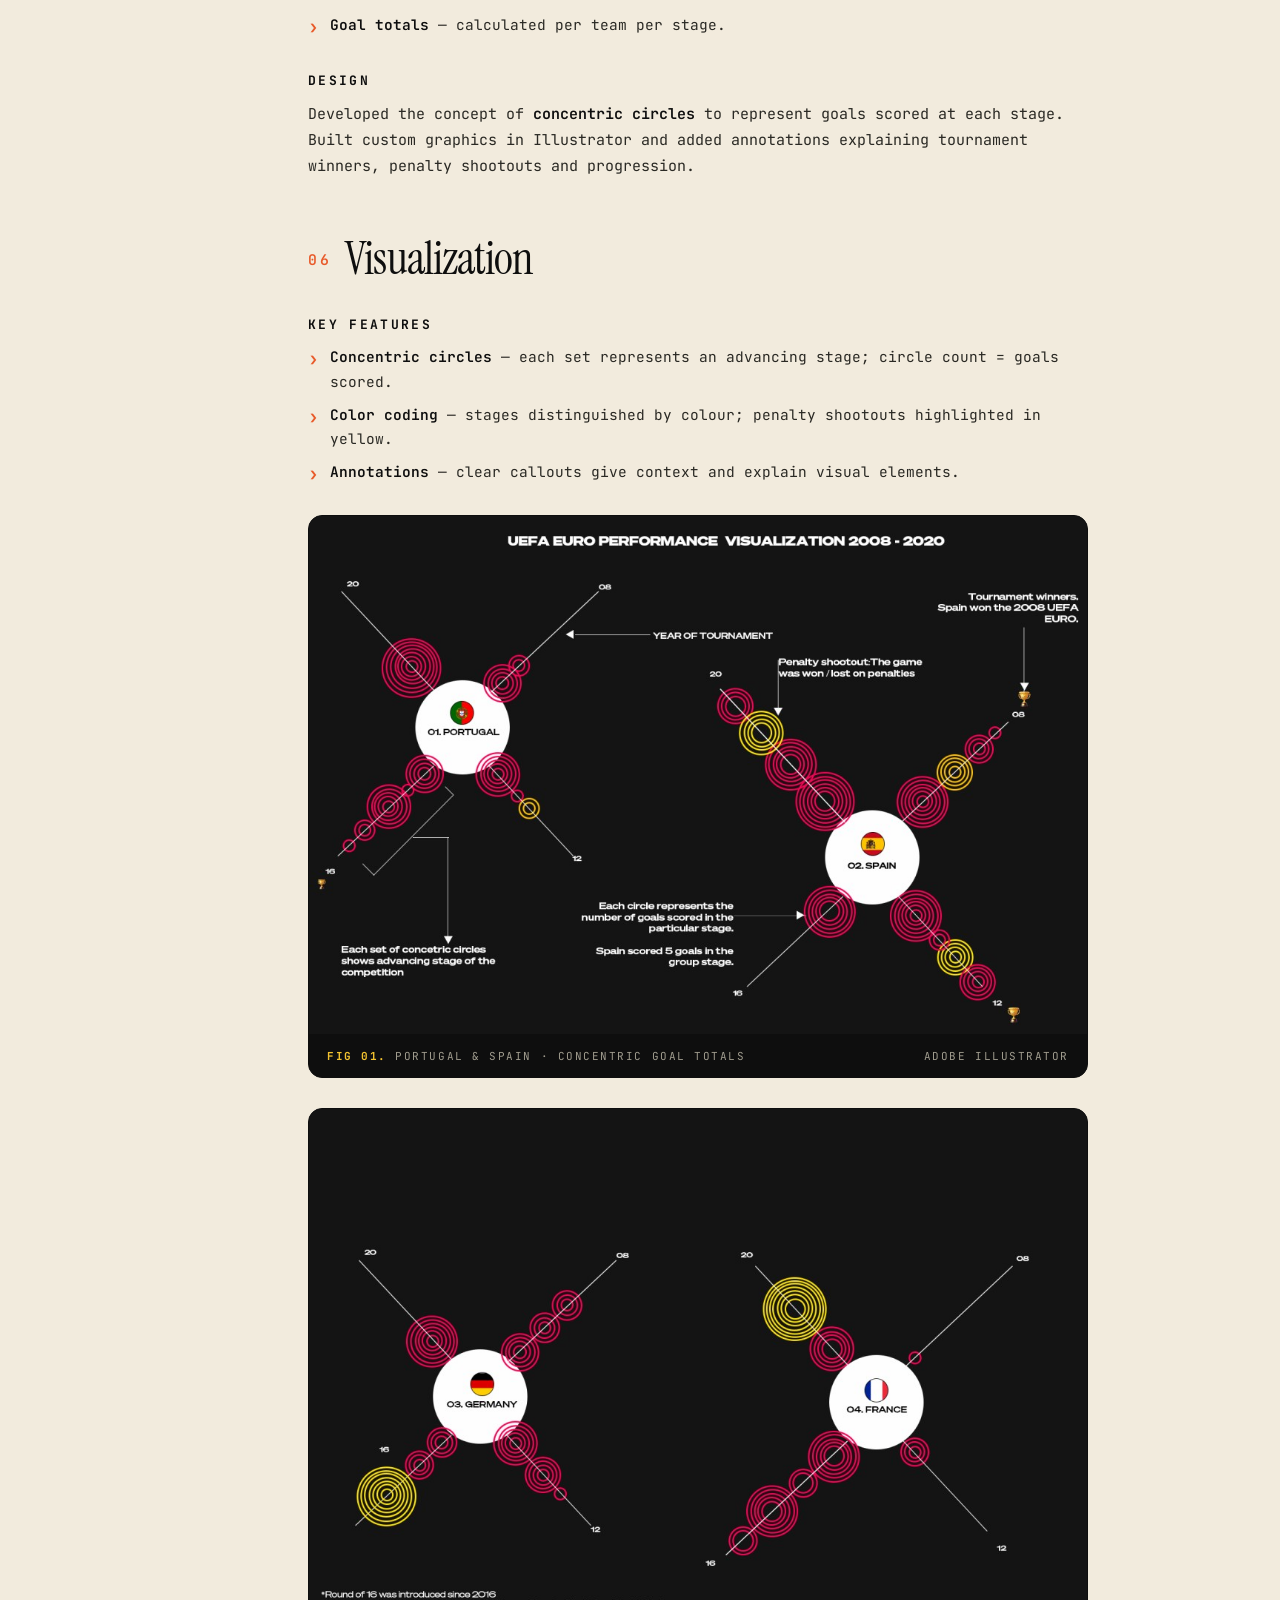
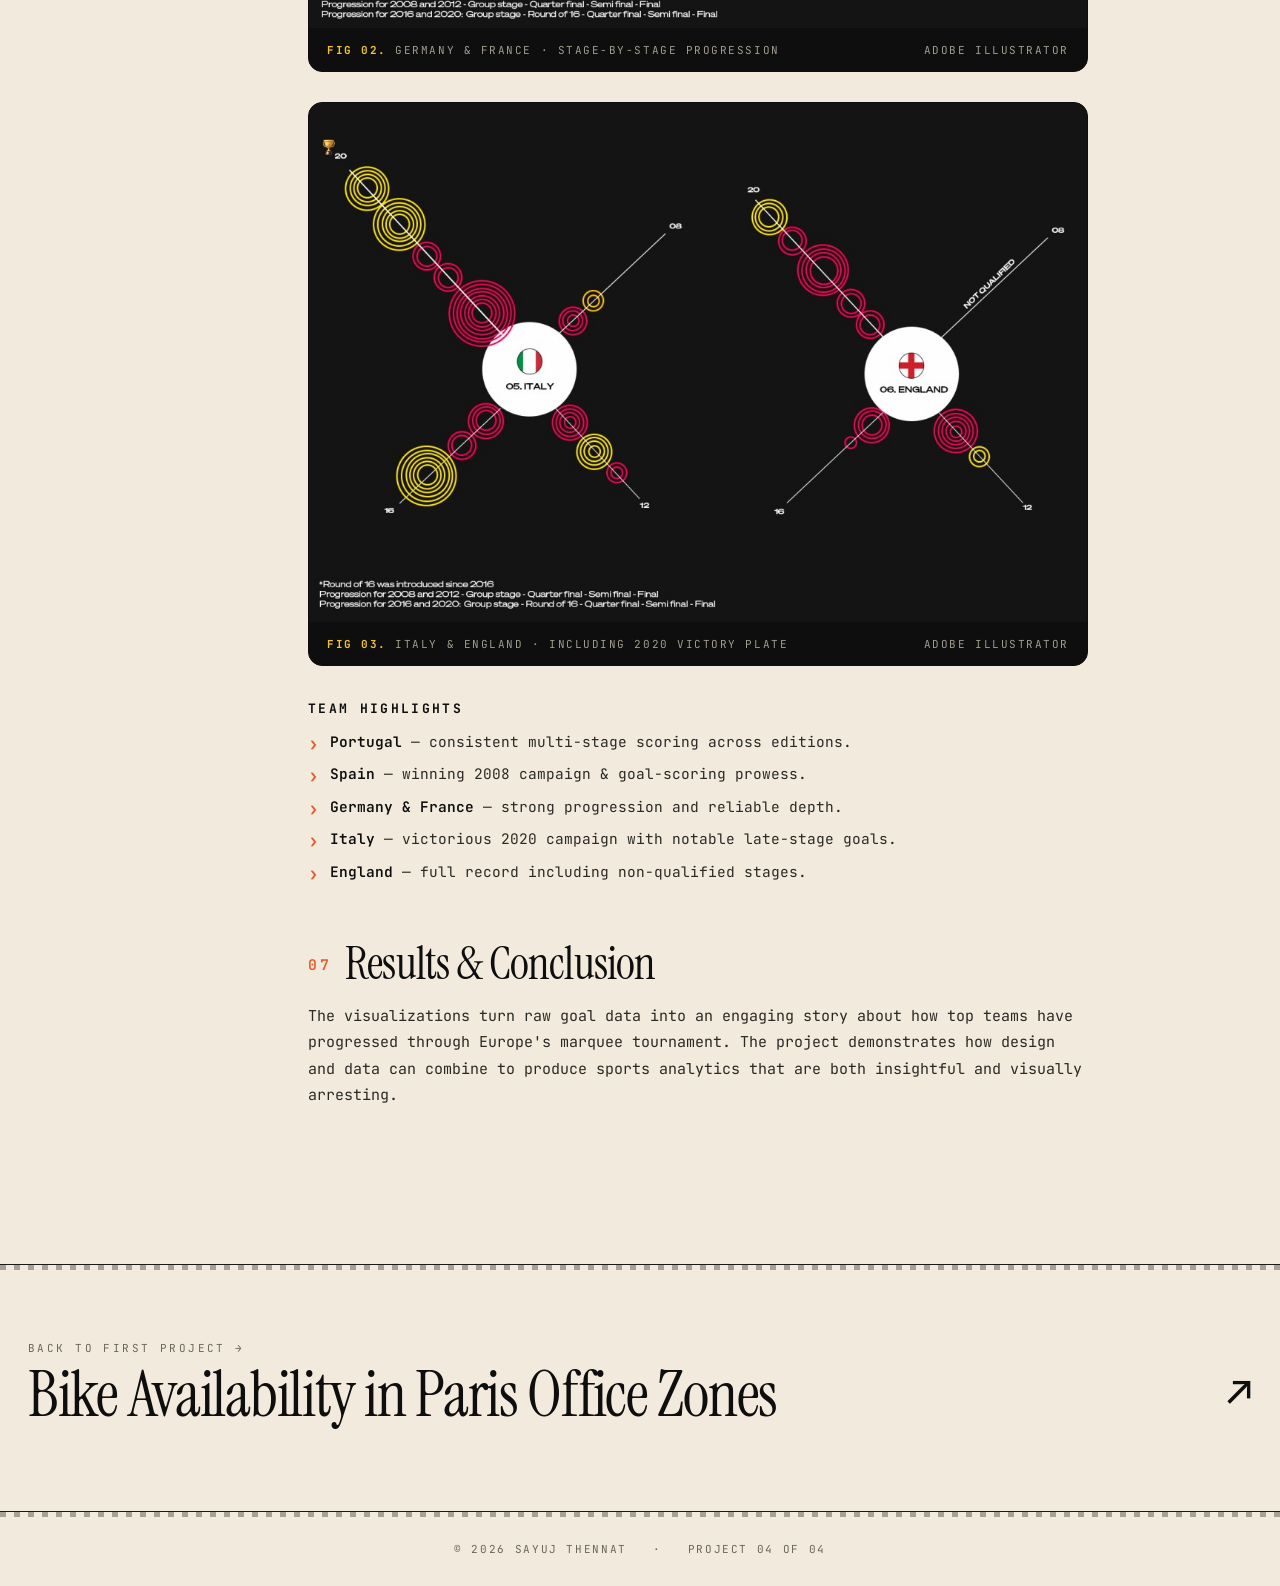
<file: projects/uefa-euro.html>
<!doctype html>
<html lang="en">
<head>
<meta charset="utf-8" />
<meta name="viewport" content="width=device-width, initial-scale=1" />
<title>UEFA EURO Performance Visualization — Sayuj Thennat</title>
<link rel="preconnect" href="https://fonts.googleapis.com">
<link rel="preconnect" href="https://fonts.gstatic.com" crossorigin>
<link href="https://fonts.googleapis.com/css2?family=JetBrains+Mono:wght@400;500;600;700&family=Instrument+Serif:ital@0;1&display=swap" rel="stylesheet">
<link rel="stylesheet" href="../project-shared.css">
</head>
<body>
<header class="nav">
  <div class="nav-inner">
    <a class="brand" href="../Portfolio.html"><span class="dot"></span> SAYUJ.T</a>
    <a class="back-link" href="../Portfolio.html#projects">
      <svg width="12" height="12" viewBox="0 0 12 12" fill="none"><path d="M10 6H2M2 6L6 2M2 6L6 10" stroke="currentColor" stroke-width="1.6" stroke-linecap="round" stroke-linejoin="round"/></svg>
      All projects
    </a>
  </div>
</header>

<main>
  <section class="proj-hero">
    <div class="crumb"><b>PROJECT 04 / 04</b><span class="sep">·</span> DATA VIZ <span class="sep">·</span> SPORTS</div>
    <h1 class="proj-h1">UEFA EURO <span class="em">Performance</span> Visualization 2008–2020<span class="acc">.</span></h1>
    <div class="hero-meta">
      <span class="chip year">2024</span>
      <span class="chip">Adobe Illustrator</span>
      <span class="chip">Excel</span>
      <span class="chip">Python</span>
      <span class="chip">UEFA Stats</span>
    </div>
  </section>

  <div class="body-grid">
    <aside class="toc">
      Sections
      <ol>
        <li><a href="#overview">Overview</a></li>
        <li><a href="#objectives">Objectives</a></li>
        <li><a href="#tools">Tools</a></li>
        <li><a href="#data">Data</a></li>
        <li><a href="#method">Methodology</a></li>
        <li><a href="#viz">Visualization</a></li>
        <li><a href="#results">Results</a></li>
      </ol>
    </aside>

    <article class="body-content">
      <h2 id="overview"><span class="num">01</span>Project Overview</h2>
      <p>This project visualises the performance of some of the top football teams in the <b>UEFA European Championship</b> from <b>2008 to 2020</b>. Using <b>concentric circles</b> to represent goals scored at each stage, the design captures each team's tournament journey across four editions in one coherent visual language.</p>

      <h2 id="objectives"><span class="num">02</span>Objectives</h2>
      <ul>
        <li>Create an engaging, informative visual representation of UEFA EURO performance.</li>
        <li>Highlight each team's progression through stages of the competition.</li>
        <li>Showcase goal-scoring in a visually striking format.</li>
      </ul>

      <h2 id="tools"><span class="num">03</span>Tools &amp; Technologies</h2>
      <ul>
        <li><b>Design</b> — Adobe Illustrator</li>
        <li><b>Data analysis</b> — Microsoft Excel, Python</li>
        <li><b>Visualization</b> — custom graphics &amp; design elements</li>
      </ul>

      <h2 id="data"><span class="num">04</span>Data Sources</h2>
      <ul>
        <li>UEFA official statistics</li>
        <li>Historical match data — UEFA European Championships 2008, 2012, 2016, 2020</li>
      </ul>

      <h2 id="method"><span class="num">05</span>Methodology</h2>
      <h3>Data collection</h3>
      <p>Gathered goal-by-goal data from official UEFA sources and cleaned for accuracy and consistency.</p>

      <h3>Data analysis</h3>
      <ul>
        <li><b>Segmentation</b> — by year, team and stage (Group, R16, QF, SF, Final).</li>
        <li><b>Goal totals</b> — calculated per team per stage.</li>
      </ul>

      <h3>Design</h3>
      <p>Developed the concept of <b>concentric circles</b> to represent goals scored at each stage. Built custom graphics in Illustrator and added annotations explaining tournament winners, penalty shootouts and progression.</p>

      <h2 id="viz"><span class="num">06</span>Visualization</h2>
      <h3>Key features</h3>
      <ul>
        <li><b>Concentric circles</b> — each set represents an advancing stage; circle count = goals scored.</li>
        <li><b>Color coding</b> — stages distinguished by colour; penalty shootouts highlighted in yellow.</li>
        <li><b>Annotations</b> — clear callouts give context and explain visual elements.</li>
      </ul>

      <div class="img-card dark">
        <img src="../assets/image9.jpeg" alt="Visualization plate showing Portugal and Spain across UEFA EURO 2008-2020" loading="lazy">
        <div class="cap"><span><b>Fig 01.</b> Portugal &amp; Spain · concentric goal totals</span><span>Adobe Illustrator</span></div>
      </div>

      <div class="img-card dark">
        <img src="../assets/image10.jpeg" alt="Visualization plate showing Germany and France across UEFA EURO 2008-2020" loading="lazy">
        <div class="cap"><span><b>Fig 02.</b> Germany &amp; France · stage-by-stage progression</span><span>Adobe Illustrator</span></div>
      </div>

      <div class="img-card dark">
        <img src="../assets/image11.jpeg" alt="Visualization plate showing Italy and England across UEFA EURO 2008-2020" loading="lazy">
        <div class="cap"><span><b>Fig 03.</b> Italy &amp; England · including 2020 victory plate</span><span>Adobe Illustrator</span></div>
      </div>

      <h3>Team highlights</h3>
      <ul>
        <li><b>Portugal</b> — consistent multi-stage scoring across editions.</li>
        <li><b>Spain</b> — winning 2008 campaign &amp; goal-scoring prowess.</li>
        <li><b>Germany &amp; France</b> — strong progression and reliable depth.</li>
        <li><b>Italy</b> — victorious 2020 campaign with notable late-stage goals.</li>
        <li><b>England</b> — full record including non-qualified stages.</li>
      </ul>

      <h2 id="results"><span class="num">07</span>Results &amp; Conclusion</h2>
      <p>The visualizations turn raw goal data into an engaging story about how top teams have progressed through Europe's marquee tournament. The project demonstrates how design and data can combine to produce sports analytics that are both insightful and visually arresting.</p>
    </article>
  </div>

  <section class="next-proj">
    <a class="next-link" href="bike-availability.html">
      <div>
        <div class="label">Back to first project →</div>
        <div class="title">Bike Availability in Paris Office Zones</div>
      </div>
      <div class="arr">↗</div>
    </a>
  </section>
</main>

<footer>© 2026 SAYUJ THENNAT &nbsp; · &nbsp; PROJECT 04 OF 04</footer>
<script src="../project-shared.js"></script>
</body>
</html>
</file>
<file: project-shared.css>
/* Shared styles for project detail pages */
:root{
  --cream:#F2EBDD;
  --cream-2:#EDE4D2;
  --ink:#0E0E0E;
  --ink-soft:#2A2924;
  --muted:#6B665A;
  --rule:#1a1a1a;
  --accent:#F2C230;
  --accent-2:#E85A2A;
  --green:#3F6B3A;
}
*{box-sizing:border-box}
html,body{margin:0;padding:0}
body{
  background:var(--cream);
  color:var(--ink);
  font-family:'JetBrains Mono', ui-monospace, Menlo, monospace;
  font-size:14px;
  line-height:1.65;
  -webkit-font-smoothing:antialiased;
  overflow-x:hidden;
}
.serif{font-family:'Instrument Serif','Times New Roman',serif; font-weight:400;}
::selection{background:var(--accent); color:var(--ink);}

body::before{
  content:"";
  position:fixed; inset:0; pointer-events:none;
  background-image:
    radial-gradient(rgba(14,14,14,0.10) 1px, transparent 1px),
    radial-gradient(rgba(14,14,14,0.05) 1px, transparent 1px);
  background-size: 6px 6px, 11px 11px;
  background-position: 0 0, 3px 3px;
  mix-blend-mode:multiply; opacity:.5; z-index:1;
}
main, header, footer{position:relative; z-index:3}

/* Nav */
header.nav{
  position:sticky; top:0; z-index:50;
  background:var(--cream);
  border-bottom:1px solid var(--rule);
}
header.nav::after{
  content:""; position:absolute; left:0; right:0; bottom:-5px; height:4px;
  background:repeating-linear-gradient(90deg, var(--rule) 0 6px, transparent 6px 12px); opacity:.35;
}
.nav-inner{
  max-width:1280px; margin:0 auto; padding:14px 28px;
  display:flex; align-items:center; justify-content:space-between; gap:20px;
}
.brand{display:flex; align-items:center; gap:10px; font-weight:600; letter-spacing:0.02em; color:var(--ink); text-decoration:none}
.brand .dot{
  width:10px; height:10px; background:var(--ink); border-radius:50%;
  box-shadow:0 0 0 3px var(--cream), 0 0 0 4px var(--ink);
  transition:transform .4s cubic-bezier(.2,.8,.2,1), background .2s;
}
.brand:hover .dot{transform:rotate(180deg) scale(1.15); background:var(--accent-2)}
.back-link{
  display:inline-flex; align-items:center; gap:8px;
  padding:9px 16px; background:var(--accent); color:var(--ink);
  border:1.5px solid var(--ink); border-radius:999px;
  text-decoration:none; font-weight:600; font-size:13px;
  box-shadow:3px 3px 0 var(--ink);
  transition:transform .15s, box-shadow .15s, background .2s;
}
.back-link:hover{transform:translate(-2px,-2px); box-shadow:5px 5px 0 var(--ink); background:#FFD24A}
.back-link svg{transition:transform .25s}
.back-link:hover svg{transform:translateX(-3px)}

/* Hero */
.proj-hero{
  max-width:1280px; margin:0 auto; padding:60px 28px 50px;
}
.crumb{
  font-size:11px; letter-spacing:0.22em; text-transform:uppercase; color:var(--muted);
  margin-bottom:24px;
}
.crumb b{color:var(--ink); font-weight:600}
.crumb .sep{margin:0 10px; opacity:.4}
.proj-h1{
  font-family:'Instrument Serif', serif;
  font-size: clamp(48px, 8vw, 110px);
  line-height:0.95; letter-spacing:-0.03em;
  margin:0 0 30px; max-width:18ch;
}
.proj-h1 .em{font-style:italic}
.proj-h1 .acc{color:var(--accent-2)}
.hero-meta{
  display:flex; flex-wrap:wrap; gap:14px;
  border-top:1px dashed rgba(14,14,14,.3);
  border-bottom:1px dashed rgba(14,14,14,.3);
  padding:14px 0; margin-top:30px;
}
.hero-meta .chip{
  font-size:11px; letter-spacing:0.12em; text-transform:uppercase;
  padding:5px 11px; border:1px solid rgba(14,14,14,.4); border-radius:999px;
  transition:background .2s, color .2s;
  cursor:default;
}
.hero-meta .chip:hover{background:var(--ink); color:var(--cream)}
.hero-meta .chip.year{background:var(--accent); border-color:var(--ink); font-weight:600}

/* Layout */
.body-grid{
  max-width:1280px; margin:0 auto; padding:30px 28px 80px;
  display:grid; grid-template-columns: 220px 1fr; gap:60px;
}
@media (max-width:920px){ .body-grid{grid-template-columns:1fr; gap:30px} }
.toc{
  position:sticky; top:90px; align-self:start;
  font-size:11px; letter-spacing:0.16em; text-transform:uppercase; color:var(--muted);
}
.toc ol{list-style:none; padding:0; margin:14px 0 0; counter-reset:toc}
.toc li{counter-increment:toc; margin-bottom:10px; position:relative; padding-left:28px}
.toc li::before{
  content:counter(toc, decimal-leading-zero);
  position:absolute; left:0; top:0; color:var(--accent-2); font-weight:600;
}
.toc a{color:var(--ink); text-decoration:none; border-bottom:1px solid transparent; transition:border .2s}
.toc a:hover{border-bottom-color:var(--ink)}
@media (max-width:920px){ .toc{position:static} }

.body-content{max-width:780px}
.body-content h2{
  font-family:'Instrument Serif', serif;
  font-size: clamp(30px, 4.2vw, 46px); font-weight:400; letter-spacing:-0.02em;
  margin:54px 0 16px; line-height:1.05;
}
.body-content h2:first-child{margin-top:0}
.body-content h2 .num{
  display:inline-block; font-family:'JetBrains Mono', monospace;
  font-size:0.32em; letter-spacing:0.18em; vertical-align:0.6em;
  color:var(--accent-2); margin-right:14px; font-weight:600;
}
.body-content h3{
  font-family:'JetBrains Mono', monospace;
  font-size:13px; letter-spacing:0.18em; text-transform:uppercase;
  margin:32px 0 10px; color:var(--ink);
}
.body-content p{font-size:15px; line-height:1.75; color:var(--ink-soft); margin:0 0 16px;}
.body-content ul{padding:0; list-style:none; margin:0 0 18px}
.body-content ul li{
  position:relative; padding-left:22px; margin-bottom:8px;
  font-size:14.5px; color:var(--ink-soft); line-height:1.7;
}
.body-content ul li::before{
  content:"›"; position:absolute; left:0; top:-1px;
  color:var(--accent-2); font-weight:700; font-size:18px;
}
.body-content ul li b, .body-content p b{color:var(--ink); font-weight:600}
.body-content code{
  font-family:'JetBrains Mono', monospace;
  background:var(--cream-2); border:1px solid rgba(14,14,14,.15);
  padding:1px 6px; border-radius:4px; font-size:.92em;
}
.body-content pre{
  background:#1a1a1a; color:#EDE4D2;
  padding:18px 20px; border-radius:10px;
  font-size:12px; line-height:1.6;
  overflow-x:auto; border:1.5px solid var(--ink);
  box-shadow: 4px 4px 0 var(--ink);
  margin:18px 0 22px;
}
.body-content pre code{background:none; border:none; padding:0; color:inherit}

/* Image card */
.img-card{
  margin: 30px 0;
  border:1.5px solid var(--ink);
  border-radius:14px;
  overflow:hidden;
  background:var(--cream-2);
  position:relative;
  transition: transform .35s cubic-bezier(.2,.8,.2,1), box-shadow .35s;
}
.img-card:hover{transform:translate(-2px,-3px); box-shadow:6px 8px 0 var(--ink)}
.img-card img{display:block; width:100%; height:auto}
.img-card .cap{
  font-size:11px; letter-spacing:0.14em; text-transform:uppercase; color:var(--muted);
  padding:12px 18px; border-top:1px dashed rgba(14,14,14,.3);
  display:flex; justify-content:space-between; gap:14px;
}
.img-card .cap b{color:var(--ink)}

/* dark image card variant for dark visualizations */
.img-card.dark{background:#0E0E0E}
.img-card.dark .cap{color:#a09c8e}
.img-card.dark .cap b{color:var(--accent)}

/* Stat strip */
.stats{
  display:grid; grid-template-columns:repeat(3, 1fr); gap:14px;
  margin: 28px 0 14px;
}
@media (max-width:600px){ .stats{grid-template-columns:1fr} }
.stat{
  border:1.5px solid var(--ink); border-radius:12px; padding:18px;
  background:var(--cream-2); position:relative; overflow:hidden;
  transition:transform .25s, box-shadow .25s, background .25s;
}
.stat:hover{transform:translate(-2px,-3px); box-shadow:5px 6px 0 var(--ink); background:var(--cream)}
.stat .num{
  font-family:'Instrument Serif', serif; font-size:42px; line-height:1;
  letter-spacing:-0.02em; display:block; margin-bottom:6px;
}
.stat .lbl{font-size:11px; letter-spacing:0.14em; text-transform:uppercase; color:var(--muted)}

/* Next project */
.next-proj{
  max-width:1280px; margin: 60px auto 0; padding: 0 28px 60px;
  border-top:1px solid var(--rule); padding-top:50px;
  position:relative;
}
.next-proj::before{
  content:""; position:absolute; left:0; right:0; top:-1px; height:6px;
  background: repeating-linear-gradient(90deg, var(--rule) 0 6px, transparent 6px 14px); opacity:.35;
}
.next-link{
  display:flex; justify-content:space-between; align-items:end; gap:24px;
  text-decoration:none; color:inherit;
  padding:24px 0; transition:padding .35s cubic-bezier(.2,.8,.2,1);
}
.next-link:hover{padding-left:18px; padding-right:0}
.next-link .label{font-size:11px; letter-spacing:0.22em; text-transform:uppercase; color:var(--muted)}
.next-link .title{
  font-family:'Instrument Serif', serif;
  font-size: clamp(34px, 5vw, 64px); line-height:1; letter-spacing:-0.02em;
  margin-top:6px; transition:color .25s;
}
.next-link:hover .title{color:var(--accent-2)}
.next-link .arr{
  font-size:42px; transition:transform .35s cubic-bezier(.2,.8,.2,1); align-self:end;
}
.next-link:hover .arr{transform:translate(8px,-8px)}

footer{
  border-top:1px solid var(--rule); padding:28px;
  text-align:center; font-size:11px; color:var(--muted);
  letter-spacing:0.15em; text-transform:uppercase;
  position:relative;
}
footer::before{
  content:""; position:absolute; left:0; right:0; top:-1px; height:6px;
  background: repeating-linear-gradient(90deg, var(--rule) 0 6px, transparent 6px 14px); opacity:.35;
}

/* Reveal */
.reveal{opacity:0; transform:translateY(18px); transition:opacity .8s ease, transform .8s cubic-bezier(.2,.8,.2,1)}
.reveal.in{opacity:1; transform:none}

/* Cursor */
.cursor-dot{
  position:fixed; pointer-events:none; z-index:60;
  width:12px; height:12px; border-radius:50%;
  background:var(--accent-2); mix-blend-mode:multiply;
  transform:translate(-50%,-50%) scale(.8);
  transition:transform .15s, opacity .25s; opacity:0;
}

/* Code style for project doc */
.lang{
  display:inline-block; font-family:'JetBrains Mono', monospace;
  font-size:10px; letter-spacing:0.18em; text-transform:uppercase;
  background:var(--accent); color:var(--ink); padding:3px 8px;
  border-radius:4px; margin-bottom:8px;
}
</file>
